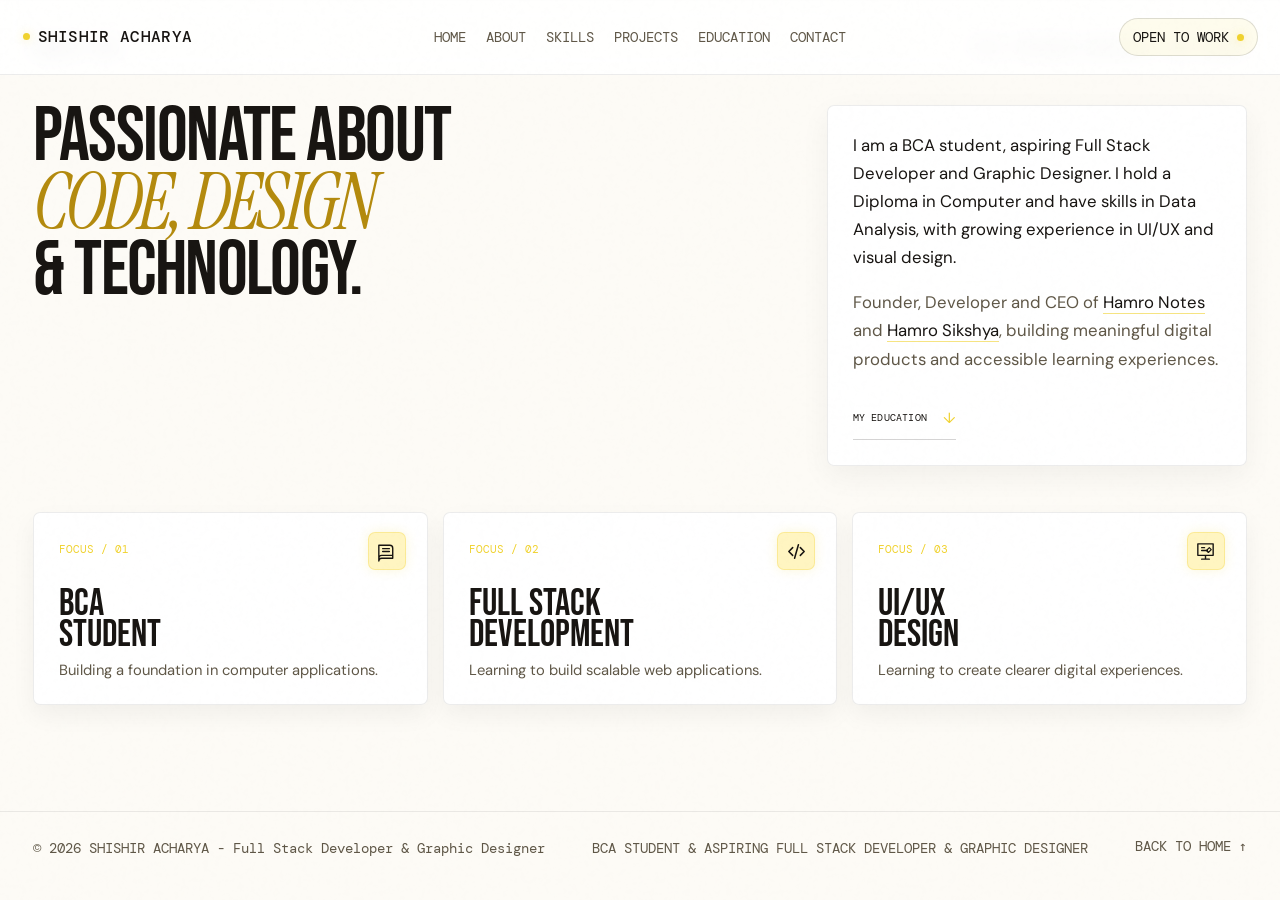
<file: about.html>
<!doctype html>
<html lang="en">
  <head>
    <meta charset="UTF-8" />
    <meta name="viewport" content="width=device-width, initial-scale=1.0" />
    <meta name="description" content="Learn about Shishir Acharya, a BCA student, aspiring full stack developer, designer, and founder of Hamro Notes and Hamro Sikshya." />
    <meta name="author" content="Shishir Acharya" />
    <link rel="canonical" href="https://www.acharyashishir.info.np/about.html" />
    <meta property="og:title" content="About | Shishir Acharya" />
    <meta property="og:description" content="About Shishir Acharya — BCA student, developer, and digital creator from Butwal, Nepal." />
    <meta property="og:url" content="https://www.acharyashishir.info.np/about.html" />
    <title>About | Shishir Acharya</title>
    <link rel="preconnect" href="https://fonts.googleapis.com" />
    <link rel="preconnect" href="https://fonts.gstatic.com" crossorigin />
    <link href="https://fonts.googleapis.com/css2?family=Bebas+Neue&family=DM+Mono:wght@400;500&family=DM+Sans:opsz,wght@9..40,400;9..40,500;9..40,600;9..40,700&family=Instrument+Serif:ital@0;1&display=swap" rel="stylesheet" />
    <link rel="stylesheet" href="styles.css" />
  </head>
  <body>
    <div class="page-noise" aria-hidden="true"></div>
    <div class="page-shell">
      <header class="site-header" id="home">
        <a class="wordmark" href="index.html" aria-label="Shishir Acharya home"><span class="wordmark-dot"></span>SHISHIR ACHARYA</a>
        <button class="mobile-menu-toggle" aria-label="Toggle navigation menu" aria-expanded="false">
          <span></span>
          <span></span>
          <span></span>
        </button>
        <nav class="main-nav" aria-label="Primary navigation">
          <a href="index.html">HOME</a>
          <a class="active" href="about.html">ABOUT</a>
          <a href="skills.html">SKILLS</a>
          <a href="projects.html">PROJECTS</a>
          <a href="education.html">EDUCATION</a>
          <a class="menu-only-link" href="journey.html">MY JOURNEY</a>
          <a href="contact.html">CONTACT</a>
        </nav>
        <a class="nav-contact" href="contact.html">OPEN TO WORK <span aria-hidden="true"></span></a>
      </header>

      <main>
        <h1 class="page-heading" style="display:none;">About Shishir Acharya</h1>
        <section class="about section" id="about" aria-labelledby="about-title">
          <div class="section-top reveal"><p>ABOUT ME</p><p>THE PERSON BEHIND THE WORK</p></div>
          <div class="about-layout">
            <h2 class="reveal" id="about-title">PASSIONATE ABOUT<br /><span class="serif-italic">CODE, DESIGN</span><br />&amp; TECHNOLOGY.</h2>
            <div class="about-content reveal delay-1">
              <p>I am a BCA student, aspiring Full Stack Developer and Graphic Designer. I hold a Diploma in Computer and have skills in Data Analysis, with growing experience in UI/UX and visual design.</p>
              <p>Founder, Developer and CEO of <a class="partner-link" href="https://play.google.com/store/apps/details?id=com.hamronotes.uninotes" target="_blank" rel="noopener noreferrer">Hamro Notes</a> and <a class="partner-link" href="https://hamrosikshya.com/" target="_blank" rel="noopener noreferrer">Hamro Sikshya</a>, building meaningful digital products and accessible learning experiences.</p>
              <a class="under-link" href="education.html">MY EDUCATION <span>↓</span></a>
            </div>
          </div>
          <div class="about-cards reveal delay-2">
            <article>
              <span>FOCUS / 01</span>
              <div class="focus-icon" aria-hidden="true"><svg viewBox="0 0 24 24" fill="none"><path d="M4 5.5h11.5a3 3 0 0 1 3 3V19H7a3 3 0 0 0-3 3V5.5Z M4 5.5V19a3 3 0 0 1 3-3h11.5 M8 9h7M8 12h7" stroke="currentColor" stroke-width="1.45" stroke-linecap="round" stroke-linejoin="round" /></svg></div>
              <strong>BCA<br />STUDENT</strong><p>Building a foundation in computer applications.</p>
            </article>
            <article>
              <span>FOCUS / 02</span>
              <div class="focus-icon" aria-hidden="true"><svg viewBox="0 0 24 24" fill="none"><path d="m8 8-4 4 4 4M16 8l4 4-4 4M14 5l-4 14" stroke="currentColor" stroke-width="1.6" stroke-linecap="round" stroke-linejoin="round" /></svg></div>
              <strong>FULL STACK<br />DEVELOPMENT</strong><p>Learning to build scalable web applications.</p>
            </article>
            <article>
              <span>FOCUS / 03</span>
              <div class="focus-icon" aria-hidden="true"><svg viewBox="0 0 24 24" fill="none"><path d="M4 4h16v12H4zM8 20h8M12 16v4M8 8h3M8 11h6" stroke="currentColor" stroke-width="1.45" stroke-linecap="round" stroke-linejoin="round" /><path d="m16 8 2 2-3 3-2-2 3-3Z" stroke="currentColor" stroke-width="1.25" stroke-linejoin="round" /></svg></div>
              <strong>UI/UX<br />DESIGN</strong><p>Learning to create clearer digital experiences.</p>
            </article>
          </div>
        </section>
      </main>

      <footer class="site-footer"><span>© <span id="year"></span> SHISHIR ACHARYA - Full Stack Developer &amp; Graphic Designer</span><span>BCA STUDENT &amp; ASPIRING FULL STACK DEVELOPER &amp; GRAPHIC DESIGNER</span><a href="index.html">BACK TO HOME ↑</a></footer>
    </div>
    <script src="script.js"></script>
  </body>
</html>
</file>
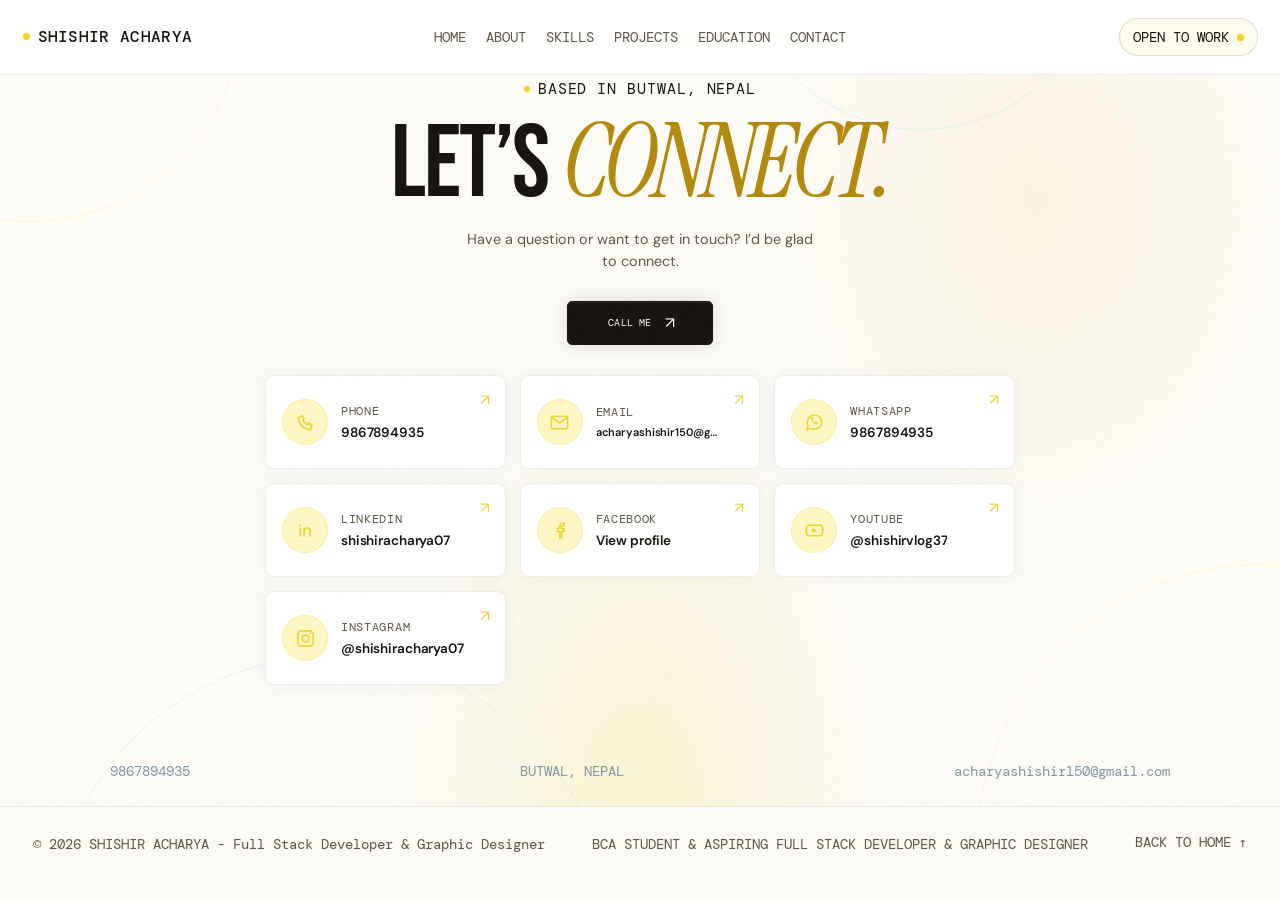
<file: contact.html>
<!doctype html>
<html lang="en">
  <head>
    <meta charset="UTF-8" />
    <meta name="viewport" content="width=device-width, initial-scale=1.0" />
    <meta name="description" content="Contact Shishir Acharya for collaboration, freelance work, web development, design, and digital product opportunities." />
    <meta name="author" content="Shishir Acharya" />
    <link rel="canonical" href="https://www.acharyashishir.info.np/contact.html" />
    <meta property="og:title" content="Contact | Shishir Acharya" />
    <meta property="og:description" content="Get in touch with Shishir Acharya for work, collaboration, and startup ideas." />
    <meta property="og:url" content="https://www.acharyashishir.info.np/contact.html" />
    <title>Contact | Shishir Acharya</title>
    <link rel="preconnect" href="https://fonts.googleapis.com" />
    <link rel="preconnect" href="https://fonts.gstatic.com" crossorigin />
    <link href="https://fonts.googleapis.com/css2?family=Bebas+Neue&family=DM+Mono:wght@400;500&family=DM+Sans:opsz,wght@9..40,400;9..40,500;9..40,600;9..40,700&family=Instrument+Serif:ital@0;1&display=swap" rel="stylesheet" />
    <link rel="stylesheet" href="styles.css" />
  </head>
  <body>
    <div class="page-noise" aria-hidden="true"></div>
    <div class="page-shell">
      <header class="site-header" id="home">
        <a class="wordmark" href="index.html" aria-label="Shishir Acharya home"><span class="wordmark-dot"></span>SHISHIR ACHARYA</a>
        <button class="mobile-menu-toggle" aria-label="Toggle navigation menu" aria-expanded="false">
          <span></span>
          <span></span>
          <span></span>
        </button>
        <nav class="main-nav" aria-label="Primary navigation">
          <a href="index.html">HOME</a>
          <a href="about.html">ABOUT</a>
          <a href="skills.html">SKILLS</a>
          <a href="projects.html">PROJECTS</a>
          <a href="education.html">EDUCATION</a>
          <a class="menu-only-link" href="journey.html">MY JOURNEY</a>
          <a class="active" href="contact.html">CONTACT</a>
        </nav>
        <a class="nav-contact" href="contact.html">OPEN TO WORK <span aria-hidden="true"></span></a>
      </header>

      <main>
        <h1 class="page-heading" style="display:none;">Contact</h1>
        <section class="contact" id="contact" aria-labelledby="contact-title">
          <div class="contact-orbit orbit-a" aria-hidden="true"></div><div class="contact-orbit orbit-b" aria-hidden="true"></div>
          <div class="contact-content reveal">
            <p class="eyebrow"><span></span> BASED IN BUTWAL, NEPAL</p>
            <h2 id="contact-title">LET’S <span class="serif-italic">CONNECT.</span></h2>
            <p>Have a question or want to get in touch? I’d be glad to connect.</p>
            <div class="contact-actions"><a class="pill-button" href="tel:+9779867894935">CALL ME <span>↗</span></a></div>
            <div class="contact-links" aria-label="Projects and social profiles">
              <a class="contact-link-card contact-link-card-phone" href="tel:+9779867894935"><span class="contact-link-icon" aria-hidden="true"><svg viewBox="0 0 24 24" fill="none"><path d="M8.4 4.5 10.6 8l-1.5 1.6c1 2 2.6 3.6 4.6 4.6l1.6-1.5 3.5 2.2-1.1 3.4c-.2.7-.9 1.2-1.7 1.1C9.7 18.8 5.2 14.3 4.5 8c-.1-.8.4-1.5 1.1-1.7l2.8-.8Z" stroke="currentColor" stroke-width="1.65" stroke-linecap="round" stroke-linejoin="round" /></svg></span><span class="contact-link-copy"><span class="contact-link-label">Phone</span><span class="contact-link-handle">9867894935</span></span><span class="contact-link-arrow" aria-hidden="true">↗</span></a>
              <a class="contact-link-card contact-link-card-email" href="mailto:acharyashishir150@gmail.com"><span class="contact-link-icon" aria-hidden="true"><svg viewBox="0 0 24 24" fill="none"><rect x="3.5" y="5.5" width="17" height="13" rx="2" stroke="currentColor" stroke-width="1.7" /><path d="m4.5 7 7.5 5.6L19.5 7" stroke="currentColor" stroke-width="1.7" stroke-linecap="round" stroke-linejoin="round" /></svg></span><span class="contact-link-copy"><span class="contact-link-label">Email</span><span class="contact-link-handle">acharyashishir150@gmail.com</span></span><span class="contact-link-arrow" aria-hidden="true">↗</span></a>
              <a class="contact-link-card contact-link-card-whatsapp" href="https://wa.me/977986789435" target="_blank" rel="noopener noreferrer"><span class="contact-link-icon" aria-hidden="true"><svg viewBox="0 0 24 24" fill="none"><path d="M19.5 11.4a7.5 7.5 0 0 1-10.9 6.7L4 19.5l1.4-4.3a7.5 7.5 0 1 1 14.1-3.8Z" stroke="currentColor" stroke-width="1.65" stroke-linecap="round" stroke-linejoin="round" /><path d="M9.2 8.4c.2 1.9 1.6 3.3 3.5 3.5l.9-1 1.5.8c.2.1.3.4.2.6l-.2.7c-.1.3-.4.5-.7.5-3.3-.2-5.9-2.8-6.1-6.1 0-.3.2-.6.5-.7l.7-.2c.2-.1.5 0 .6.2l.8 1.5-1 .9Z" fill="currentColor" stroke="currentColor" stroke-width=".4" stroke-linejoin="round" /></svg></span><span class="contact-link-copy"><span class="contact-link-label">WhatsApp</span><span class="contact-link-handle">9867894935</span></span><span class="contact-link-arrow" aria-hidden="true">↗</span></a>
              <a class="contact-link-card contact-link-card-linkedin" href="https://www.linkedin.com/in/shishiracharya07/" target="_blank" rel="me noopener noreferrer" aria-label="Shishir Acharya on LinkedIn"><span class="contact-link-icon" aria-hidden="true"><svg viewBox="0 0 24 24" fill="none"><path d="M6.5 9.5v8M6.5 6.4v.1M10.5 17.5v-4.6c0-1.9 1-3.4 3.1-3.4 2.1 0 3.1 1.5 3.1 3.4v4.6M10.5 10v7.5" stroke="currentColor" stroke-width="1.8" stroke-linecap="round" stroke-linejoin="round" /></svg></span><span class="contact-link-copy"><span class="contact-link-label">LinkedIn</span><span class="contact-link-handle">shishiracharya07</span></span><span class="contact-link-arrow" aria-hidden="true">↗</span></a>
              <a class="contact-link-card contact-link-card-facebook" href="https://www.facebook.com/share/14kjRkeFQp3/" target="_blank" rel="me noopener noreferrer"><span class="contact-link-icon" aria-hidden="true"><svg viewBox="0 0 24 24" fill="none"><path d="M14.2 20v-7h2.4l.4-2.8h-2.8V8.4c0-.8.2-1.4 1.4-1.4h1.5V4.5c-.3 0-.9-.1-1.8-.1-1.8 0-3 1.1-3 3.2v1.8H10V13h2.3v7" stroke="currentColor" stroke-width="1.7" stroke-linecap="round" stroke-linejoin="round" /></svg></span><span class="contact-link-copy"><span class="contact-link-label">Facebook</span><span class="contact-link-handle">View profile</span></span><span class="contact-link-arrow" aria-hidden="true">↗</span></a>
              <a class="contact-link-card contact-link-card-youtube" href="https://www.youtube.com/@shishirvlog37" target="_blank" rel="me noopener noreferrer"><span class="contact-link-icon" aria-hidden="true"><svg viewBox="0 0 24 24" fill="none"><rect x="3.5" y="6.5" width="17" height="11" rx="3" stroke="currentColor" stroke-width="1.7" /><path d="m10 10 4 2-4 2v-4Z" fill="currentColor" stroke="currentColor" stroke-linejoin="round" /></svg></span><span class="contact-link-copy"><span class="contact-link-label">YouTube</span><span class="contact-link-handle">@shishirvlog37</span></span><span class="contact-link-arrow" aria-hidden="true">↗</span></a>
              <a class="contact-link-card contact-link-card-instagram" href="https://www.instagram.com/shishiracharya07?igsh=MTlyZnd5NGNwbGZkcw==" target="_blank" rel="me noopener noreferrer"><span class="contact-link-icon" aria-hidden="true"><svg viewBox="0 0 24 24" fill="none"><rect x="4" y="4" width="16" height="16" rx="4" stroke="currentColor" stroke-width="1.7" /><circle cx="12" cy="12" r="3.5" stroke="currentColor" stroke-width="1.7" /><circle cx="17.2" cy="6.9" r=".8" fill="currentColor" /></svg></span><span class="contact-link-copy"><span class="contact-link-label">Instagram</span><span class="contact-link-handle">@shishiracharya07</span></span><span class="contact-link-arrow" aria-hidden="true">↗</span></a>
            </div>
          </div>
          <div class="contact-details"><a href="tel:+9779867894935">9867894935</a><span>BUTWAL, NEPAL</span><a href="mailto:acharyashishir150@gmail.com">acharyashishir150@gmail.com</a></div>
        </section>
      </main>

      <footer class="site-footer"><span>© <span id="year"></span> SHISHIR ACHARYA - Full Stack Developer &amp; Graphic Designer</span><span>BCA STUDENT &amp; ASPIRING FULL STACK DEVELOPER &amp; GRAPHIC DESIGNER</span><a href="index.html">BACK TO HOME ↑</a></footer>
    </div>
    <script src="script.js"></script>
  </body>
</html>
</file>
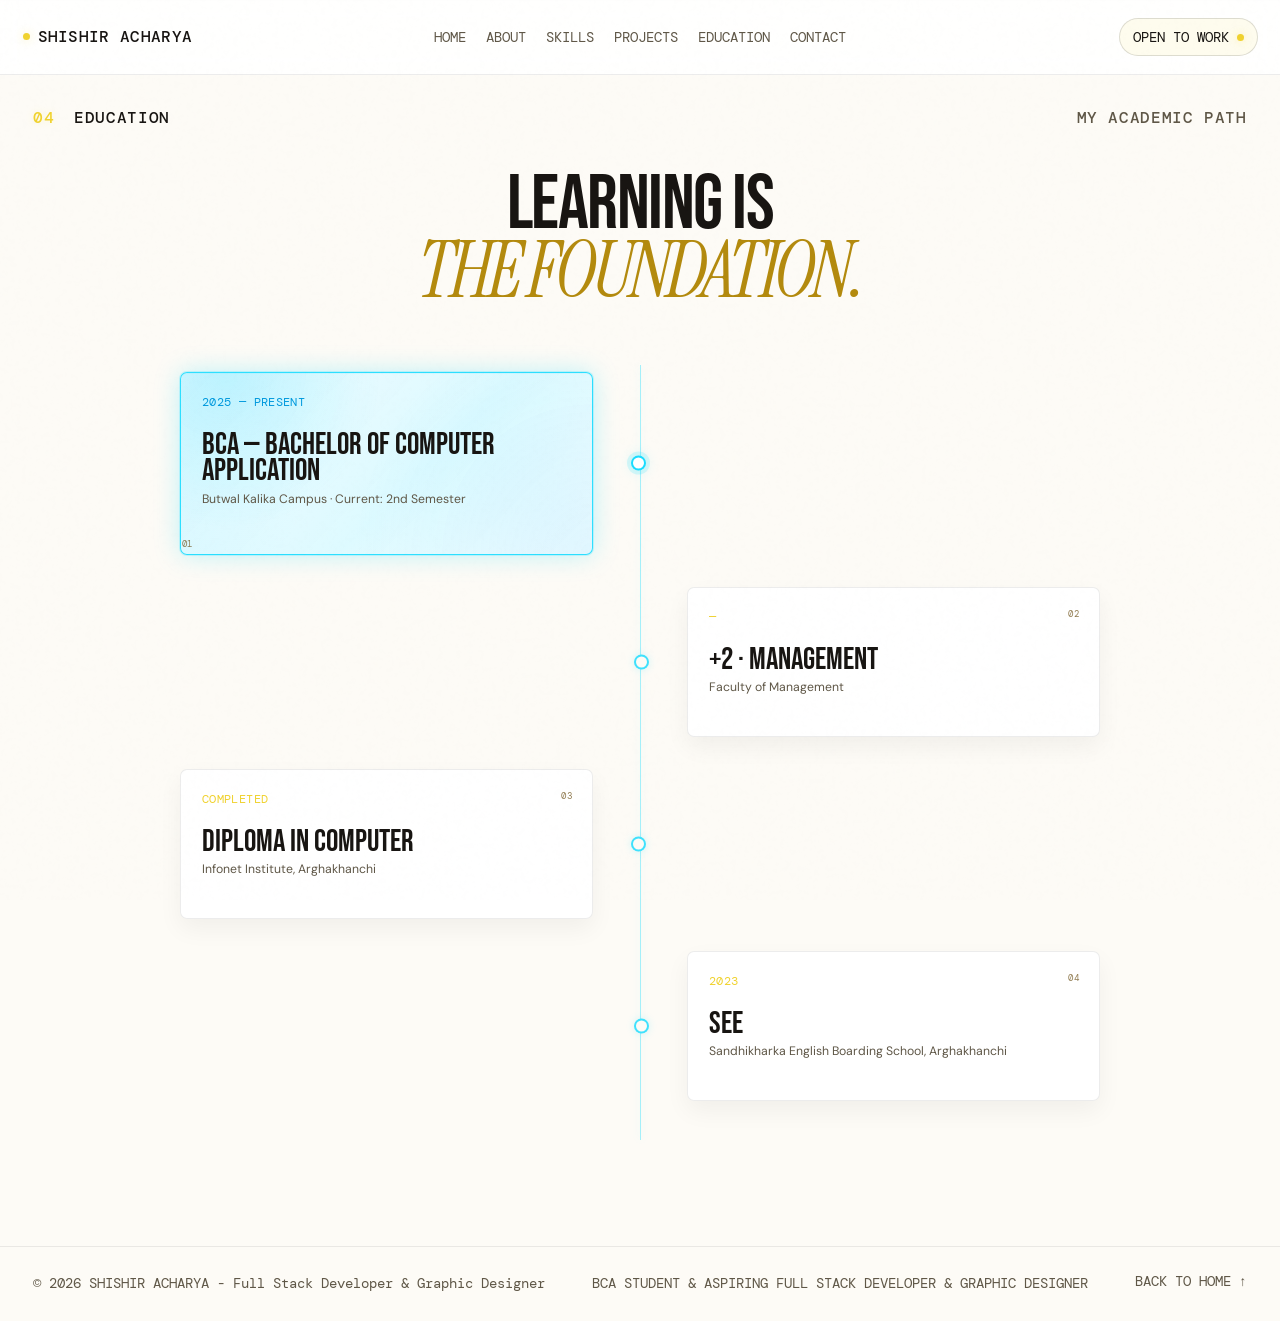
<file: education.html>
<!doctype html>
<html lang="en">
  <head>
    <meta charset="UTF-8" />
    <meta name="viewport" content="width=device-width, initial-scale=1.0" />
    <meta name="description" content="Explore the education journey of Shishir Acharya, including BCA studies, management education, and computer diploma training." />
    <meta name="author" content="Shishir Acharya" />
    <link rel="canonical" href="https://www.acharyashishir.info.np/education.html" />
    <meta property="og:title" content="Education | Shishir Acharya" />
    <meta property="og:description" content="Shishir Acharya's academic journey and educational background from Butwal, Nepal." />
    <meta property="og:url" content="https://www.acharyashishir.info.np/education.html" />
    <title>Education | Shishir Acharya</title>
    <link rel="preconnect" href="https://fonts.googleapis.com" />
    <link rel="preconnect" href="https://fonts.gstatic.com" crossorigin />
    <link href="https://fonts.googleapis.com/css2?family=Bebas+Neue&family=DM+Mono:wght@400;500&family=DM+Sans:opsz,wght@9..40,400;9..40,500;9..40,600;9..40,700&family=Instrument+Serif:ital@0;1&display=swap" rel="stylesheet" />
    <link rel="stylesheet" href="styles.css" />
  </head>
  <body>
    <div class="page-noise" aria-hidden="true"></div>
    <div class="page-shell">
      <header class="site-header" id="home">
        <a class="wordmark" href="index.html" aria-label="Shishir Acharya home"><span class="wordmark-dot"></span>SHISHIR ACHARYA</a>
        <button class="mobile-menu-toggle" aria-label="Toggle navigation menu" aria-expanded="false">
          <span></span>
          <span></span>
          <span></span>
        </button>
        <nav class="main-nav" aria-label="Primary navigation">
          <a href="index.html">HOME</a>
          <a href="about.html">ABOUT</a>
          <a href="skills.html">SKILLS</a>
          <a href="projects.html">PROJECTS</a>
          <a class="active" href="education.html">EDUCATION</a>
          <a class="menu-only-link" href="journey.html">MY JOURNEY</a>
          <a href="contact.html">CONTACT</a>
        </nav>
        <a class="nav-contact" href="contact.html">OPEN TO WORK <span aria-hidden="true"></span></a>
      </header>

      <main>
        <h1 class="page-heading" style="display:none;">Education</h1>
        <section class="education section" id="education" aria-labelledby="education-title">
          <div class="section-top reveal"><p><span>04</span> EDUCATION</p><p>MY ACADEMIC PATH</p></div>
          <div class="education-heading reveal"><h2 id="education-title">LEARNING IS<br /><span class="serif-italic">THE FOUNDATION.</span></h2></div>
          <div class="education-list">
            <article class="education-item current reveal"><div class="education-date">2025 — PRESENT</div><div><h3>BCA — Bachelor of Computer Application</h3><p>Butwal Kalika Campus · Current: 2nd Semester</p></div><span>01</span></article>
            <article class="education-item reveal delay-1"><div class="education-date">—</div><div><h3>+2 · Management</h3><p>Faculty of Management</p></div><span>02</span></article>
            <article class="education-item reveal delay-2"><div class="education-date">COMPLETED</div><div><h3>Diploma in Computer</h3><p>Infonet Institute, Arghakhanchi</p></div><span>03</span></article>
            <article class="education-item reveal"><div class="education-date">2023</div><div><h3>SEE</h3><p>Sandhikharka English Boarding School, Arghakhanchi</p></div><span>04</span></article>
          </div>
        </section>
      </main>

      <footer class="site-footer"><span>© <span id="year"></span> SHISHIR ACHARYA - Full Stack Developer &amp; Graphic Designer</span><span>BCA STUDENT &amp; ASPIRING FULL STACK DEVELOPER &amp; GRAPHIC DESIGNER</span><a href="index.html">BACK TO HOME ↑</a></footer>
    </div>
    <script src="script.js"></script>
  </body>
</html>
</file>
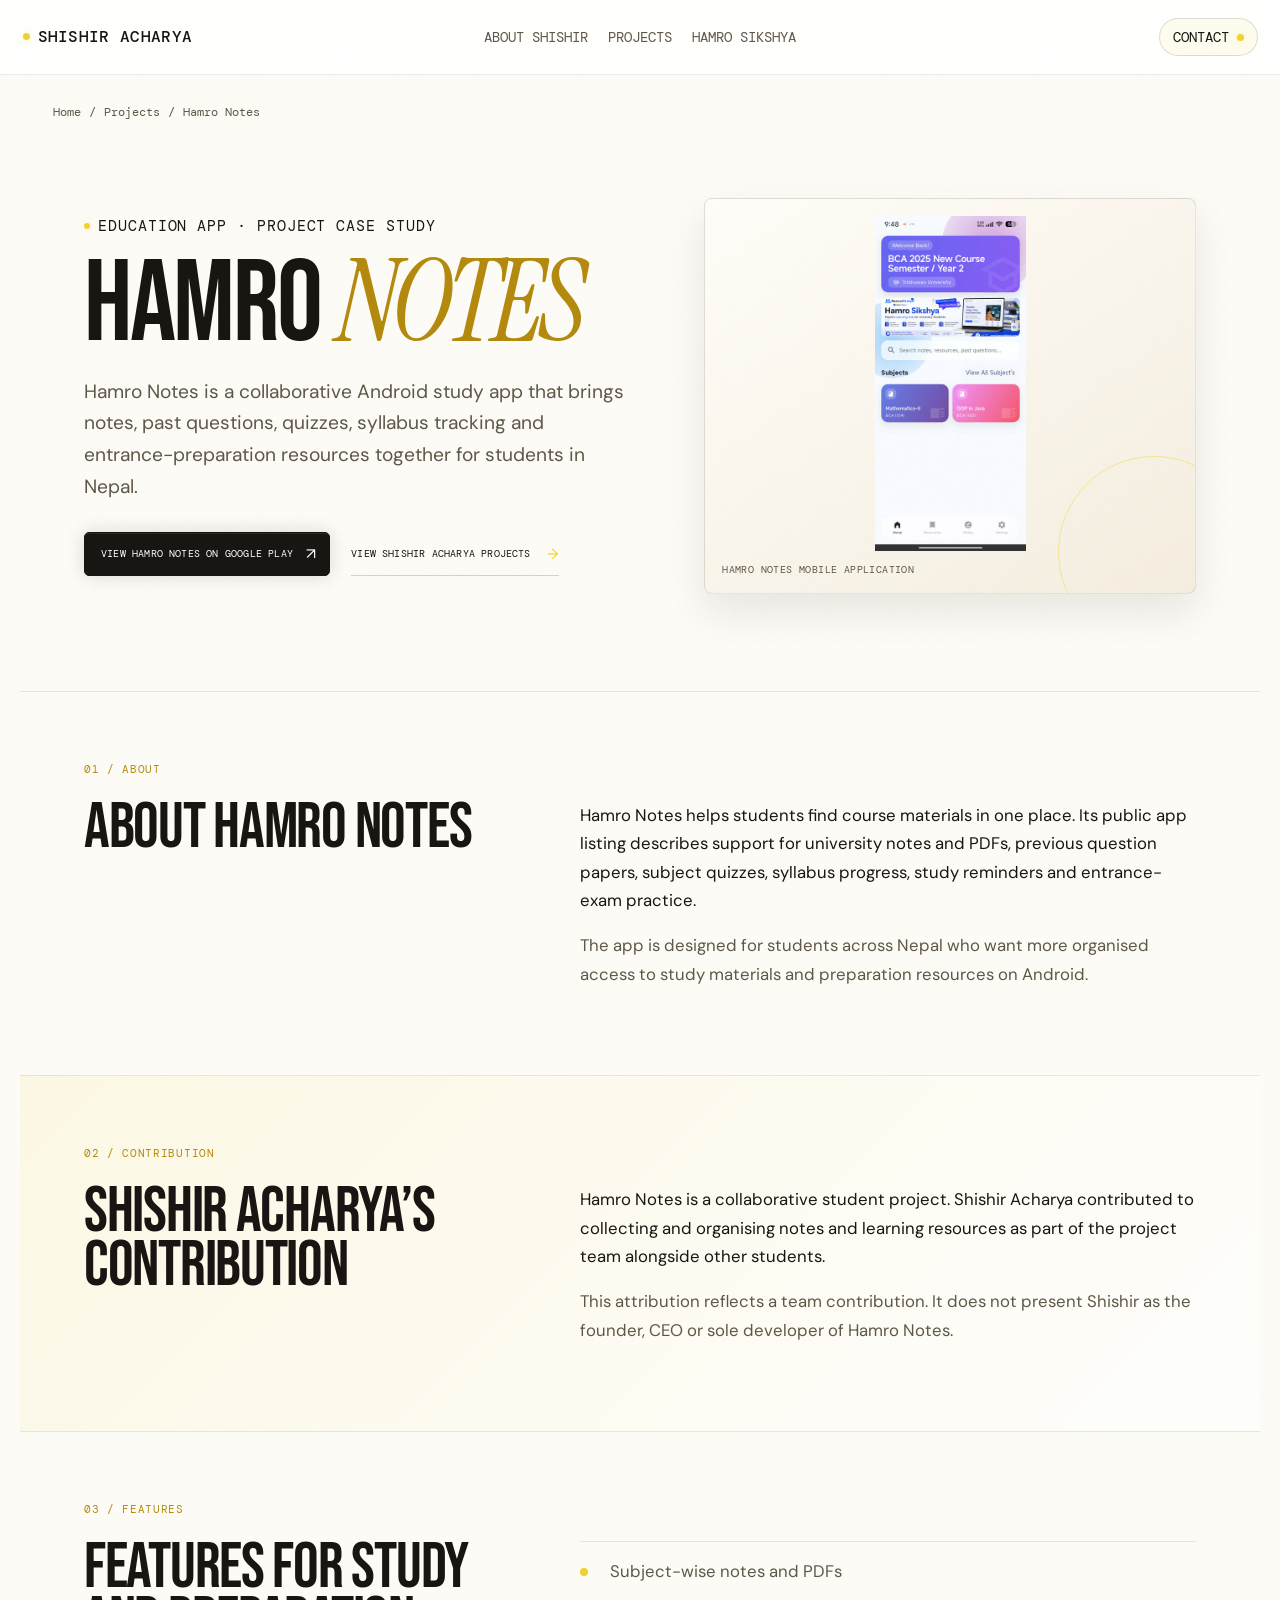
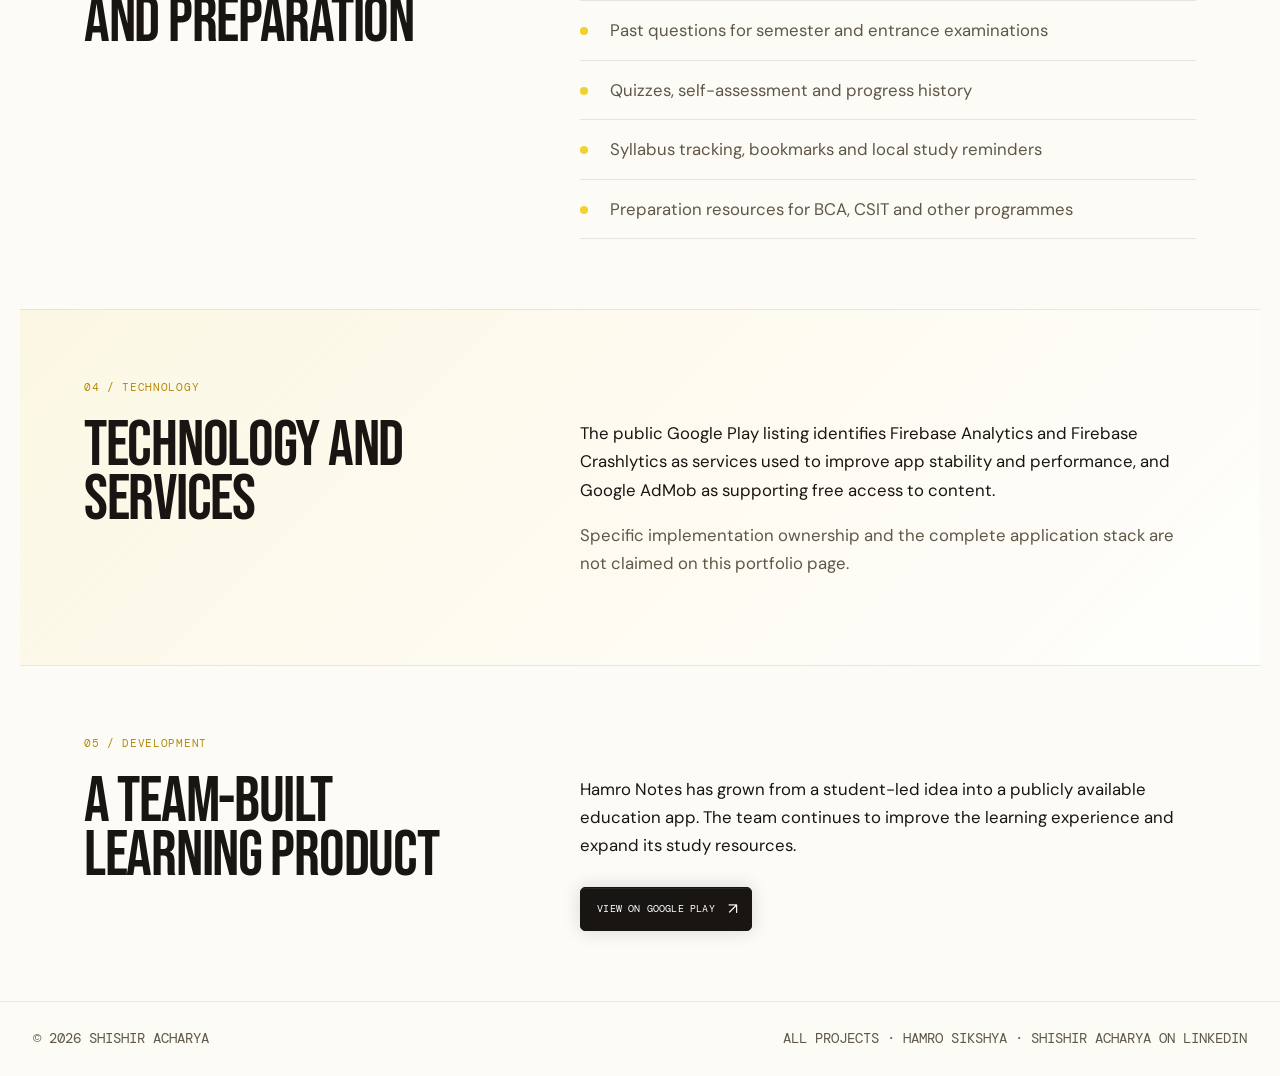
<file: hamro-notes.html>
<!doctype html>
<html lang="en">
  <head>
    <meta charset="UTF-8" />
    <meta name="viewport" content="width=device-width, initial-scale=1.0" />
    <meta name="description" content="Hamro Notes is a collaborative education app for notes, past questions, quizzes and entrance preparation. Learn about Shishir Acharya's verified project-team contribution." />
    <meta name="robots" content="index, follow, max-image-preview:large, max-snippet:-1" />
    <link rel="canonical" href="https://www.acharyashishir.info.np/hamro-notes.html" />
    <meta property="og:type" content="website" />
    <meta property="og:site_name" content="Shishir Acharya" />
    <meta property="og:title" content="Hamro Notes | Shishir Acharya Project Contribution" />
    <meta property="og:description" content="A collaborative education app for notes, past questions, quizzes and entrance preparation." />
    <meta property="og:url" content="https://www.acharyashishir.info.np/hamro-notes.html" />
    <meta property="og:image" content="https://www.acharyashishir.info.np/hamro%20Notes.jpg" />
    <meta property="og:image:alt" content="Hamro Notes mobile application screen" />
    <meta name="twitter:card" content="summary_large_image" />
    <meta name="twitter:title" content="Hamro Notes | Shishir Acharya Project Contribution" />
    <meta name="twitter:description" content="A collaborative education app for notes, past questions, quizzes and entrance preparation." />
    <meta name="twitter:image" content="https://www.acharyashishir.info.np/hamro%20Notes.jpg" />
    <title>Hamro Notes | Shishir Acharya Project Contribution</title>
    <script type="application/ld+json">
      {
        "@context": "https://schema.org",
        "@graph": [
          {
            "@type": "BreadcrumbList",
            "@id": "https://www.acharyashishir.info.np/hamro-notes.html#breadcrumb",
            "itemListElement": [
              { "@type": "ListItem", "position": 1, "name": "Shishir Acharya Portfolio", "item": "https://www.acharyashishir.info.np/" },
              { "@type": "ListItem", "position": 2, "name": "Projects", "item": "https://www.acharyashishir.info.np/#projects" },
              { "@type": "ListItem", "position": 3, "name": "Hamro Notes", "item": "https://www.acharyashishir.info.np/hamro-notes.html" }
            ]
          },
          {
            "@type": "WebPage",
            "@id": "https://www.acharyashishir.info.np/hamro-notes.html#webpage",
            "url": "https://www.acharyashishir.info.np/hamro-notes.html",
            "name": "Hamro Notes | Shishir Acharya Project Contribution",
            "description": "A case study of Shishir Acharya's contribution to the collaborative Hamro Notes education-app team.",
            "breadcrumb": { "@id": "https://www.acharyashishir.info.np/hamro-notes.html#breadcrumb" },
            "mainEntity": { "@id": "https://www.acharyashishir.info.np/hamro-notes.html#software" },
            "isPartOf": { "@id": "https://www.acharyashishir.info.np/#website" }
          },
          {
            "@type": "SoftwareApplication",
            "@id": "https://www.acharyashishir.info.np/hamro-notes.html#software",
            "name": "Hamro Notes - Notes & Entrance",
            "description": "An Android education app that provides notes, past questions, quizzes, syllabus tracking and entrance-preparation resources for university students in Nepal.",
            "applicationCategory": "EducationalApplication",
            "operatingSystem": "Android",
            "downloadUrl": "https://play.google.com/store/apps/details?id=com.hamronotes.uninotes",
            "image": "https://www.acharyashishir.info.np/hamro%20Notes.jpg",
            "featureList": "Notes and PDFs, past questions, quizzes, syllabus tracking, entrance preparation, bookmarks and study reminders.",
            "contributor": { "@id": "https://www.acharyashishir.info.np/#shishir-acharya" },
            "sameAs": "https://play.google.com/store/apps/details?id=com.hamronotes.uninotes"
          },
          {
            "@type": "Person",
            "@id": "https://www.acharyashishir.info.np/#shishir-acharya",
            "name": "Shishir Acharya",
            "url": "https://www.acharyashishir.info.np/"
          }
        ]
      }
    </script>
    <link rel="preconnect" href="https://fonts.googleapis.com" />
    <link rel="preconnect" href="https://fonts.gstatic.com" crossorigin />
    <link href="https://fonts.googleapis.com/css2?family=Bebas+Neue&family=DM+Mono:wght@400;500&family=DM+Sans:opsz,wght@9..40,400;9..40,500;9..40,600;9..40,700&family=Instrument+Serif:ital@0;1&display=swap" rel="stylesheet" />
    <link rel="stylesheet" href="styles.css" />
  </head>
  <body class="project-page-body">
    <a class="skip-link" href="#main">Skip to content</a>
    <div class="page-noise" aria-hidden="true"></div>
    <div class="page-shell">
      <header class="site-header project-page-header">
        <a class="wordmark" href="index.html" aria-label="Shishir Acharya home"><span class="wordmark-dot"></span>SHISHIR ACHARYA</a>
        <nav class="main-nav project-page-nav" aria-label="Project navigation">
          <a href="index.html#about">ABOUT SHISHIR</a>
          <a href="index.html#projects">PROJECTS</a>
          <a href="hamro-sikshya.html">HAMRO SIKSHYA</a>
        </nav>
        <a class="nav-contact" href="index.html#contact">CONTACT <span aria-hidden="true"></span></a>
      </header>

      <main id="main" class="project-page">
        <nav class="breadcrumbs" aria-label="Breadcrumb">
          <a href="index.html">Home</a><span aria-hidden="true">/</span><a href="index.html#projects">Projects</a><span aria-hidden="true">/</span><span aria-current="page">Hamro Notes</span>
        </nav>
        <section class="project-page-hero" aria-labelledby="project-title">
          <div>
            <p class="eyebrow"><span></span> EDUCATION APP · PROJECT CASE STUDY</p>
            <h1 id="project-title">HAMRO <span class="serif-italic">NOTES</span></h1>
            <p class="project-page-lede">Hamro Notes is a collaborative Android study app that brings notes, past questions, quizzes, syllabus tracking and entrance-preparation resources together for students in Nepal.</p>
            <div class="hero-actions">
              <a class="pill-button" href="https://play.google.com/store/apps/details?id=com.hamronotes.uninotes" target="_blank" rel="noopener noreferrer">VIEW HAMRO NOTES ON GOOGLE PLAY <span aria-hidden="true">↗</span></a>
              <a class="under-link" href="index.html#projects">VIEW SHISHIR ACHARYA PROJECTS <span aria-hidden="true">→</span></a>
            </div>
          </div>
          <figure class="project-page-image">
            <img src="hamro Notes.jpg" alt="Hamro Notes mobile app home screen" decoding="async" />
            <figcaption>Hamro Notes mobile application</figcaption>
          </figure>
        </section>

        <section class="project-content-section" aria-labelledby="about-project-title">
          <p class="section-kicker">01 / ABOUT</p>
          <div class="project-content-grid">
            <h2 id="about-project-title">About Hamro Notes</h2>
            <div>
              <p>Hamro Notes helps students find course materials in one place. Its public app listing describes support for university notes and PDFs, previous question papers, subject quizzes, syllabus progress, study reminders and entrance-exam practice.</p>
              <p>The app is designed for students across Nepal who want more organised access to study materials and preparation resources on Android.</p>
            </div>
          </div>
        </section>

        <section class="project-content-section project-content-tint" aria-labelledby="contribution-title">
          <p class="section-kicker">02 / CONTRIBUTION</p>
          <div class="project-content-grid">
            <h2 id="contribution-title">Shishir Acharya’s contribution</h2>
            <div>
              <p>Hamro Notes is a collaborative student project. Shishir Acharya contributed to collecting and organising notes and learning resources as part of the project team alongside other students.</p>
              <p>This attribution reflects a team contribution. It does not present Shishir as the founder, CEO or sole developer of Hamro Notes.</p>
            </div>
          </div>
        </section>

        <section class="project-content-section" aria-labelledby="features-title">
          <p class="section-kicker">03 / FEATURES</p>
          <div class="project-content-grid">
            <h2 id="features-title">Features for study and preparation</h2>
            <ul class="project-feature-list">
              <li>Subject-wise notes and PDFs</li>
              <li>Past questions for semester and entrance examinations</li>
              <li>Quizzes, self-assessment and progress history</li>
              <li>Syllabus tracking, bookmarks and local study reminders</li>
              <li>Preparation resources for BCA, CSIT and other programmes</li>
            </ul>
          </div>
        </section>

        <section class="project-content-section project-content-tint" aria-labelledby="technology-title">
          <p class="section-kicker">04 / TECHNOLOGY</p>
          <div class="project-content-grid">
            <h2 id="technology-title">Technology and services</h2>
            <div>
              <p>The public Google Play listing identifies Firebase Analytics and Firebase Crashlytics as services used to improve app stability and performance, and Google AdMob as supporting free access to content.</p>
              <p>Specific implementation ownership and the complete application stack are not claimed on this portfolio page.</p>
            </div>
          </div>
        </section>

        <section class="project-content-section" aria-labelledby="development-title">
          <p class="section-kicker">05 / DEVELOPMENT</p>
          <div class="project-content-grid">
            <h2 id="development-title">A team-built learning product</h2>
            <div>
              <p>Hamro Notes has grown from a student-led idea into a publicly available education app. The team continues to improve the learning experience and expand its study resources.</p>
              <a class="pill-button" href="https://play.google.com/store/apps/details?id=com.hamronotes.uninotes" target="_blank" rel="noopener noreferrer">VIEW ON GOOGLE PLAY <span aria-hidden="true">↗</span></a>
            </div>
          </div>
        </section>
      </main>

      <footer class="site-footer project-page-footer"><span>© <span id="year"></span> SHISHIR ACHARYA</span><span><a href="index.html#projects">ALL PROJECTS</a> · <a href="hamro-sikshya.html">HAMRO SIKSHYA</a> · <a href="https://www.linkedin.com/in/shishiracharya07/" target="_blank" rel="me noopener noreferrer">SHISHIR ACHARYA ON LINKEDIN</a></span></footer>
    </div>
    <script src="script.js"></script>
  </body>
</html>
</file>
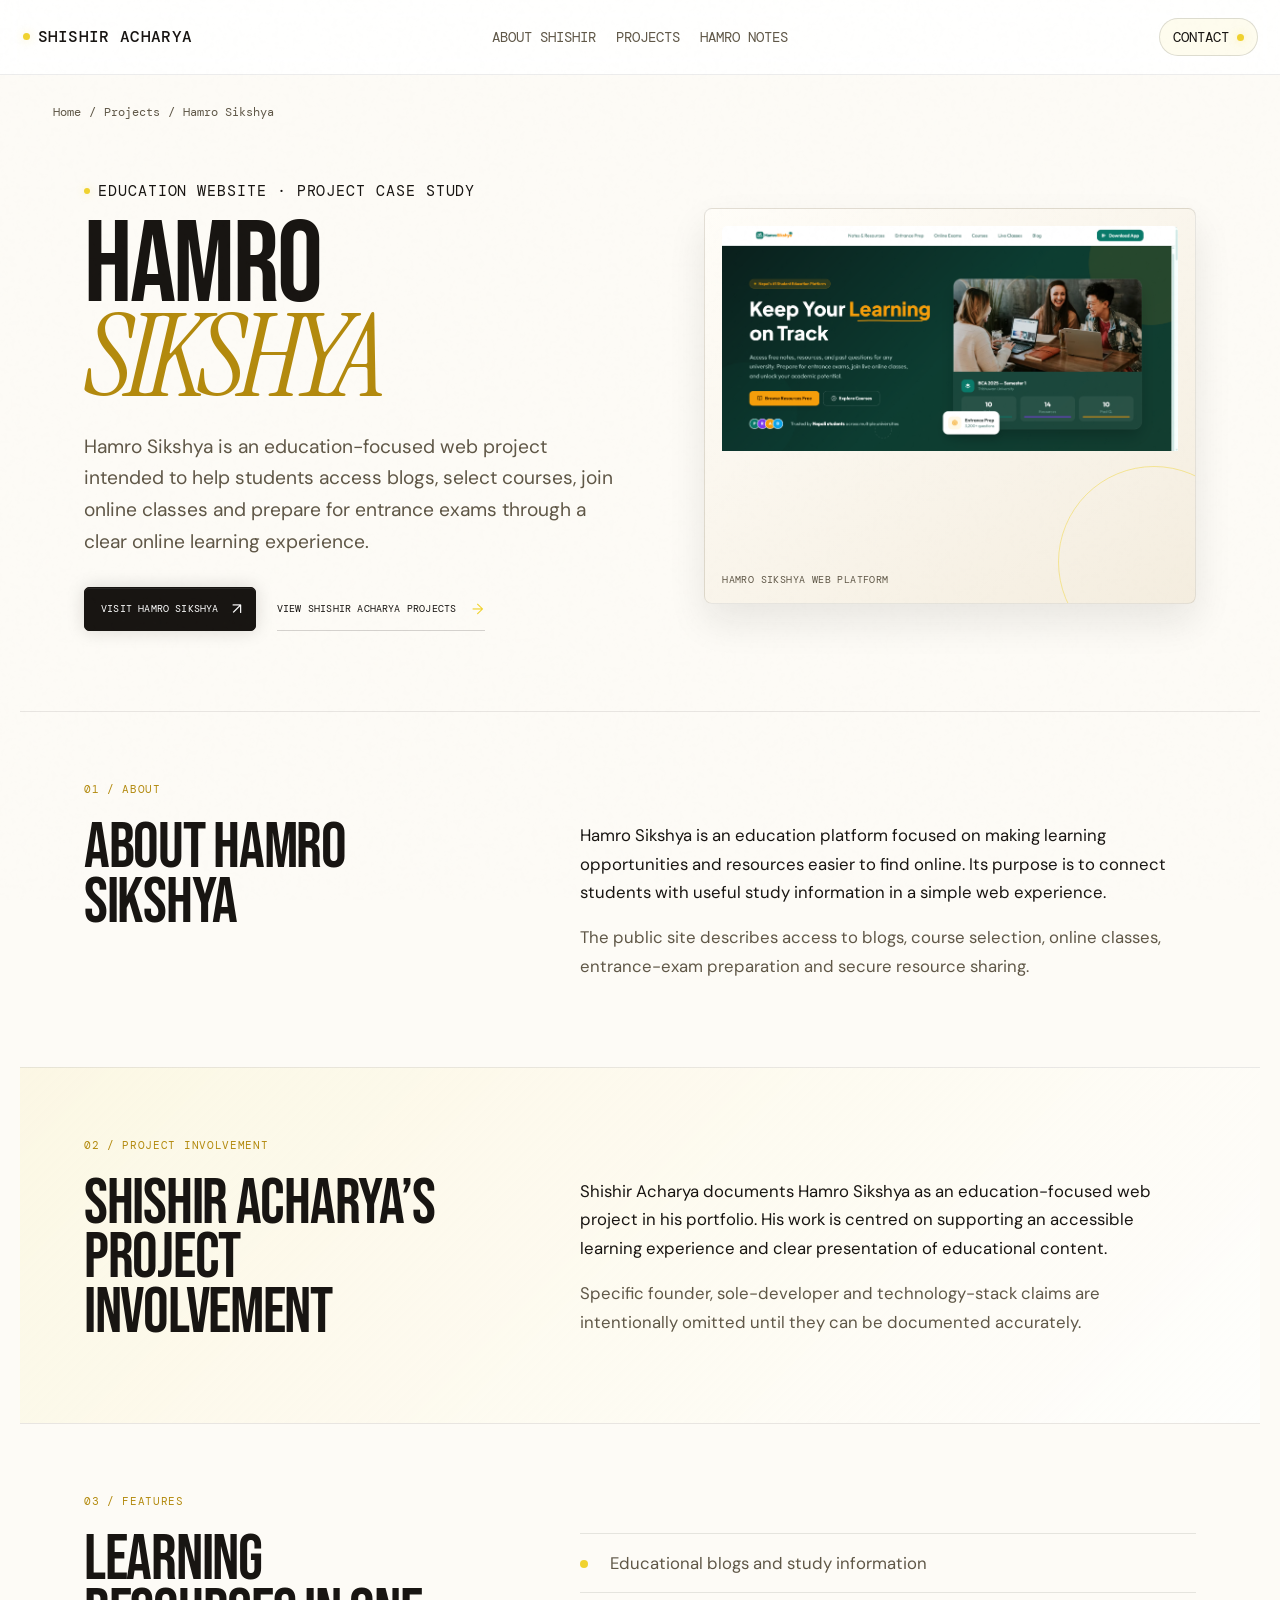
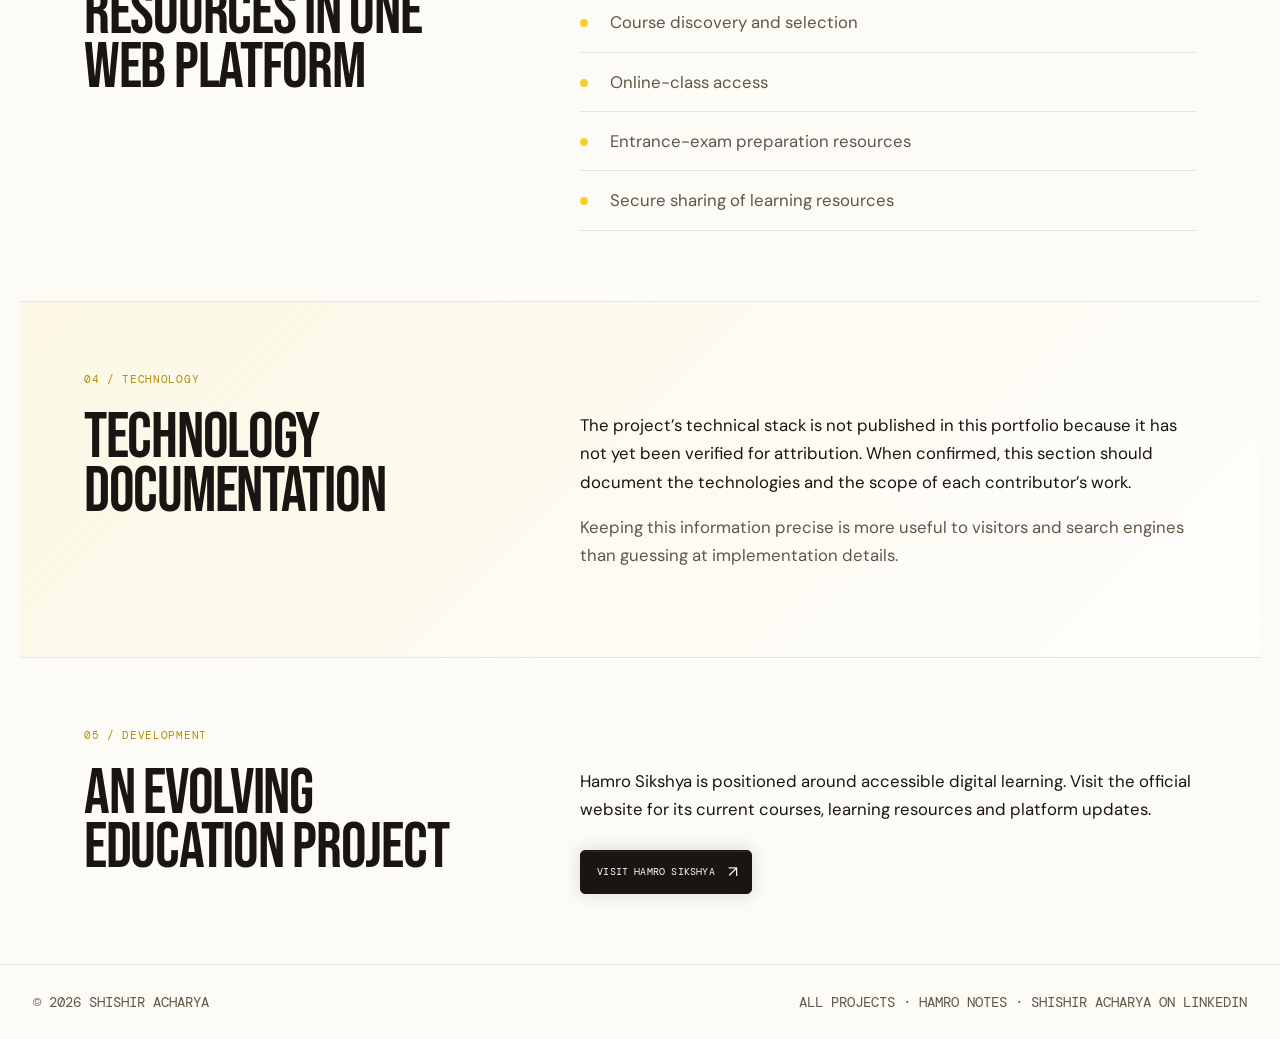
<file: hamro-sikshya.html>
<!doctype html>
<html lang="en">
  <head>
    <meta charset="UTF-8" />
    <meta name="viewport" content="width=device-width, initial-scale=1.0" />
    <meta name="description" content="Hamro Sikshya is an education-focused web project in Shishir Acharya's portfolio, created to help students access blogs, courses, online classes and entrance-preparation resources." />
    <meta name="robots" content="index, follow, max-image-preview:large, max-snippet:-1" />
    <link rel="canonical" href="https://www.acharyashishir.info.np/hamro-sikshya.html" />
    <meta property="og:type" content="website" />
    <meta property="og:site_name" content="Shishir Acharya" />
    <meta property="og:title" content="Hamro Sikshya | Shishir Acharya Project" />
    <meta property="og:description" content="An education-focused web project for blogs, courses, online classes and entrance preparation." />
    <meta property="og:url" content="https://www.acharyashishir.info.np/hamro-sikshya.html" />
    <meta property="og:image" content="https://www.acharyashishir.info.np/Hamro%20sikshya.png" />
    <meta property="og:image:alt" content="Hamro Sikshya education website home page" />
    <meta name="twitter:card" content="summary_large_image" />
    <meta name="twitter:title" content="Hamro Sikshya | Shishir Acharya Project" />
    <meta name="twitter:description" content="An education-focused web project for blogs, courses, online classes and entrance preparation." />
    <meta name="twitter:image" content="https://www.acharyashishir.info.np/Hamro%20sikshya.png" />
    <title>Hamro Sikshya | Shishir Acharya Project</title>
    <script type="application/ld+json">
      {
        "@context": "https://schema.org",
        "@graph": [
          {
            "@type": "BreadcrumbList",
            "@id": "https://www.acharyashishir.info.np/hamro-sikshya.html#breadcrumb",
            "itemListElement": [
              { "@type": "ListItem", "position": 1, "name": "Shishir Acharya Portfolio", "item": "https://www.acharyashishir.info.np/" },
              { "@type": "ListItem", "position": 2, "name": "Projects", "item": "https://www.acharyashishir.info.np/#projects" },
              { "@type": "ListItem", "position": 3, "name": "Hamro Sikshya", "item": "https://www.acharyashishir.info.np/hamro-sikshya.html" }
            ]
          },
          {
            "@type": "WebPage",
            "@id": "https://www.acharyashishir.info.np/hamro-sikshya.html#webpage",
            "url": "https://www.acharyashishir.info.np/hamro-sikshya.html",
            "name": "Hamro Sikshya | Shishir Acharya Project",
            "description": "A project page for Hamro Sikshya, an education-focused web platform documented in Shishir Acharya's portfolio.",
            "breadcrumb": { "@id": "https://www.acharyashishir.info.np/hamro-sikshya.html#breadcrumb" },
            "mainEntity": { "@id": "https://www.acharyashishir.info.np/hamro-sikshya.html#website" },
            "isPartOf": { "@id": "https://www.acharyashishir.info.np/#website" }
          },
          {
            "@type": "WebSite",
            "@id": "https://www.acharyashishir.info.np/hamro-sikshya.html#website",
            "name": "Hamro Sikshya",
            "url": "https://hamrosikshya.com/",
            "description": "An education-focused platform for blogs, course selection, online classes, entrance preparation and secure resource sharing.",
            "inLanguage": "en",
            "contributor": { "@id": "https://www.acharyashishir.info.np/#shishir-acharya" }
          },
          {
            "@type": "Person",
            "@id": "https://www.acharyashishir.info.np/#shishir-acharya",
            "name": "Shishir Acharya",
            "url": "https://www.acharyashishir.info.np/"
          }
        ]
      }
    </script>
    <link rel="preconnect" href="https://fonts.googleapis.com" />
    <link rel="preconnect" href="https://fonts.gstatic.com" crossorigin />
    <link href="https://fonts.googleapis.com/css2?family=Bebas+Neue&family=DM+Mono:wght@400;500&family=DM+Sans:opsz,wght@9..40,400;9..40,500;9..40,600;9..40,700&family=Instrument+Serif:ital@0;1&display=swap" rel="stylesheet" />
    <link rel="stylesheet" href="styles.css" />
  </head>
  <body class="project-page-body">
    <a class="skip-link" href="#main">Skip to content</a>
    <div class="page-noise" aria-hidden="true"></div>
    <div class="page-shell">
      <header class="site-header project-page-header">
        <a class="wordmark" href="index.html" aria-label="Shishir Acharya home"><span class="wordmark-dot"></span>SHISHIR ACHARYA</a>
        <nav class="main-nav project-page-nav" aria-label="Project navigation">
          <a href="index.html#about">ABOUT SHISHIR</a>
          <a href="index.html#projects">PROJECTS</a>
          <a href="hamro-notes.html">HAMRO NOTES</a>
        </nav>
        <a class="nav-contact" href="index.html#contact">CONTACT <span aria-hidden="true"></span></a>
      </header>

      <main id="main" class="project-page">
        <nav class="breadcrumbs" aria-label="Breadcrumb">
          <a href="index.html">Home</a><span aria-hidden="true">/</span><a href="index.html#projects">Projects</a><span aria-hidden="true">/</span><span aria-current="page">Hamro Sikshya</span>
        </nav>
        <section class="project-page-hero" aria-labelledby="project-title">
          <div>
            <p class="eyebrow"><span></span> EDUCATION WEBSITE · PROJECT CASE STUDY</p>
            <h1 id="project-title">HAMRO <span class="serif-italic">SIKSHYA</span></h1>
            <p class="project-page-lede">Hamro Sikshya is an education-focused web project intended to help students access blogs, select courses, join online classes and prepare for entrance exams through a clear online learning experience.</p>
            <div class="hero-actions">
              <a class="pill-button" href="https://hamrosikshya.com/" target="_blank" rel="noopener noreferrer">VISIT HAMRO SIKSHYA <span aria-hidden="true">↗</span></a>
              <a class="under-link" href="index.html#projects">VIEW SHISHIR ACHARYA PROJECTS <span aria-hidden="true">→</span></a>
            </div>
          </div>
          <figure class="project-page-image project-page-image-wide">
            <img src="new hamro sikshya web.png" alt="Hamro Sikshya education website home page" decoding="async" />
            <figcaption>Hamro Sikshya web platform</figcaption>
          </figure>
        </section>

        <section class="project-content-section" aria-labelledby="about-project-title">
          <p class="section-kicker">01 / ABOUT</p>
          <div class="project-content-grid">
            <h2 id="about-project-title">About Hamro Sikshya</h2>
            <div>
              <p>Hamro Sikshya is an education platform focused on making learning opportunities and resources easier to find online. Its purpose is to connect students with useful study information in a simple web experience.</p>
              <p>The public site describes access to blogs, course selection, online classes, entrance-exam preparation and secure resource sharing.</p>
            </div>
          </div>
        </section>

        <section class="project-content-section project-content-tint" aria-labelledby="contribution-title">
          <p class="section-kicker">02 / PROJECT INVOLVEMENT</p>
          <div class="project-content-grid">
            <h2 id="contribution-title">Shishir Acharya’s project involvement</h2>
            <div>
              <p>Shishir Acharya documents Hamro Sikshya as an education-focused web project in his portfolio. His work is centred on supporting an accessible learning experience and clear presentation of educational content.</p>
              <p>Specific founder, sole-developer and technology-stack claims are intentionally omitted until they can be documented accurately.</p>
            </div>
          </div>
        </section>

        <section class="project-content-section" aria-labelledby="features-title">
          <p class="section-kicker">03 / FEATURES</p>
          <div class="project-content-grid">
            <h2 id="features-title">Learning resources in one web platform</h2>
            <ul class="project-feature-list">
              <li>Educational blogs and study information</li>
              <li>Course discovery and selection</li>
              <li>Online-class access</li>
              <li>Entrance-exam preparation resources</li>
              <li>Secure sharing of learning resources</li>
            </ul>
          </div>
        </section>

        <section class="project-content-section project-content-tint" aria-labelledby="technology-title">
          <p class="section-kicker">04 / TECHNOLOGY</p>
          <div class="project-content-grid">
            <h2 id="technology-title">Technology documentation</h2>
            <div>
              <p>The project’s technical stack is not published in this portfolio because it has not yet been verified for attribution. When confirmed, this section should document the technologies and the scope of each contributor’s work.</p>
              <p>Keeping this information precise is more useful to visitors and search engines than guessing at implementation details.</p>
            </div>
          </div>
        </section>

        <section class="project-content-section" aria-labelledby="development-title">
          <p class="section-kicker">05 / DEVELOPMENT</p>
          <div class="project-content-grid">
            <h2 id="development-title">An evolving education project</h2>
            <div>
              <p>Hamro Sikshya is positioned around accessible digital learning. Visit the official website for its current courses, learning resources and platform updates.</p>
              <a class="pill-button" href="https://hamrosikshya.com/" target="_blank" rel="noopener noreferrer">VISIT HAMRO SIKSHYA <span aria-hidden="true">↗</span></a>
            </div>
          </div>
        </section>
      </main>

      <footer class="site-footer project-page-footer"><span>© <span id="year"></span> SHISHIR ACHARYA</span><span><a href="index.html#projects">ALL PROJECTS</a> · <a href="hamro-notes.html">HAMRO NOTES</a> · <a href="https://www.linkedin.com/in/shishiracharya07/" target="_blank" rel="me noopener noreferrer">SHISHIR ACHARYA ON LINKEDIN</a></span></footer>
    </div>
    <script src="script.js"></script>
  </body>
</html>
</file>
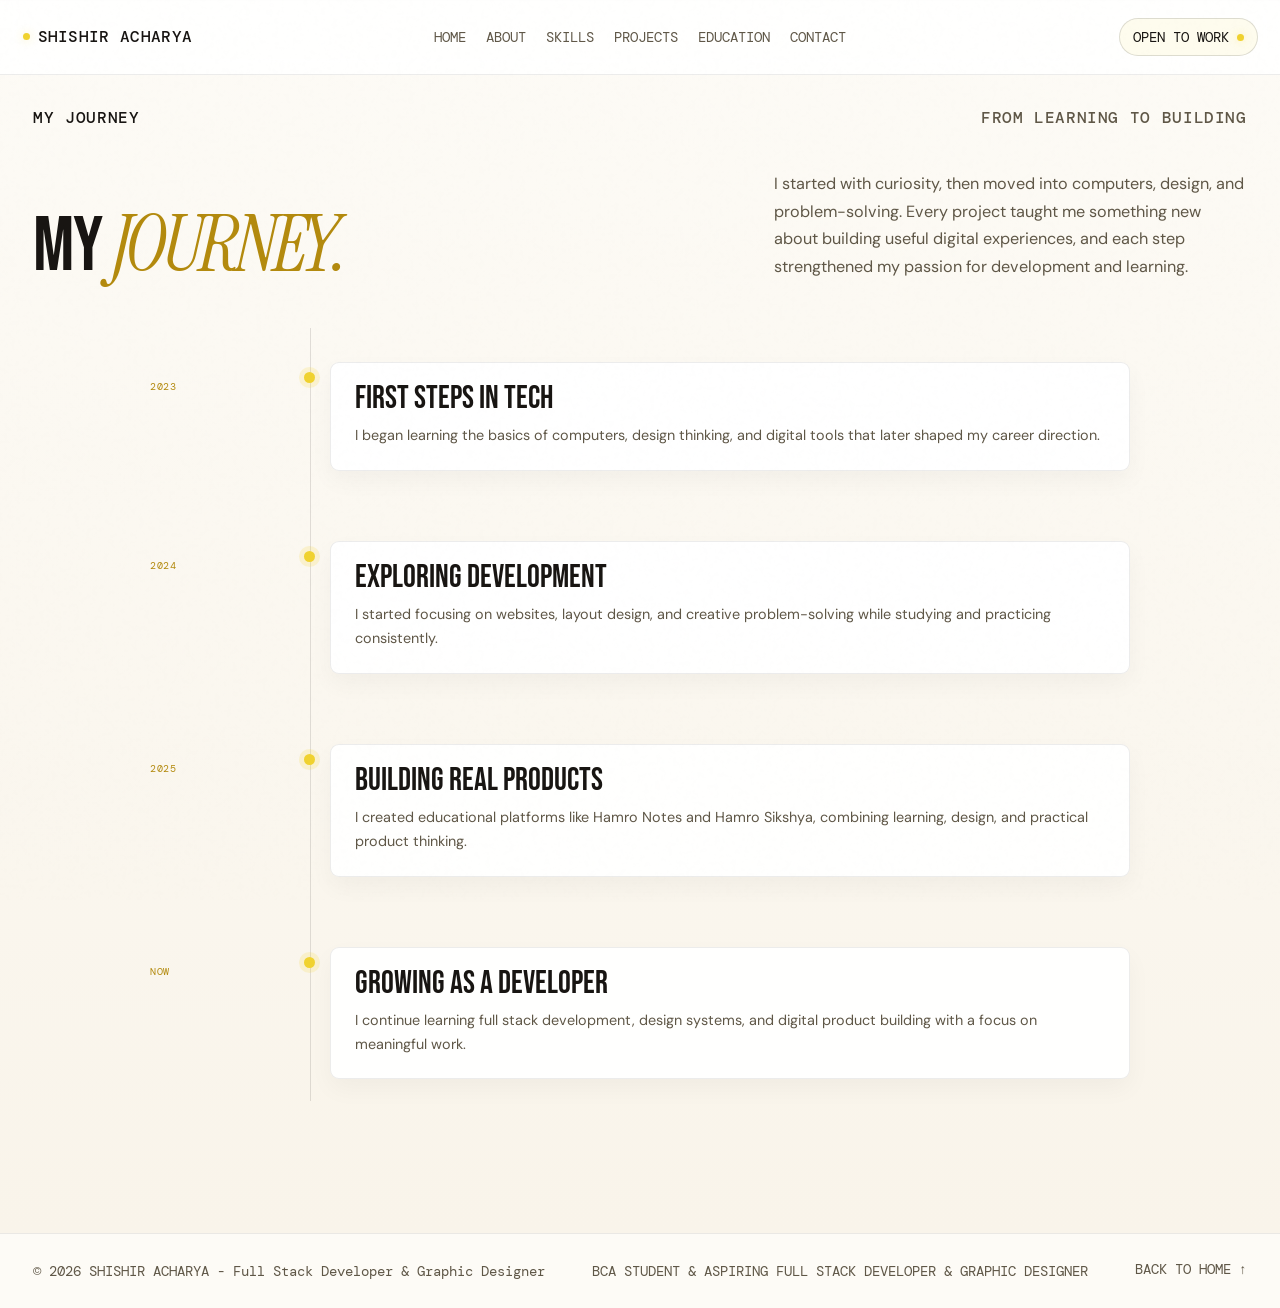
<file: journey.html>
<!doctype html>
<html lang="en">
  <head>
    <meta charset="UTF-8" />
    <meta name="viewport" content="width=device-width, initial-scale=1.0" />
    <meta name="description" content="My Journey — the story of Shishir Acharya, from learning to building digital projects and growing as a developer." />
    <meta name="author" content="Shishir Acharya" />
    <link rel="canonical" href="https://www.acharyashishir.info.np/journey.html" />
    <meta property="og:title" content="My Journey | Shishir Acharya" />
    <meta property="og:description" content="A personal journey in learning, coding, design, and building meaningful digital experiences." />
    <meta property="og:url" content="https://www.acharyashishir.info.np/journey.html" />
    <title>My Journey | Shishir Acharya</title>
    <link rel="preconnect" href="https://fonts.googleapis.com" />
    <link rel="preconnect" href="https://fonts.gstatic.com" crossorigin />
    <link href="https://fonts.googleapis.com/css2?family=Bebas+Neue&family=DM+Mono:wght@400;500&family=DM+Sans:opsz,wght@9..40,400;9..40,500;9..40,600;9..40,700&family=Instrument+Serif:ital@0;1&display=swap" rel="stylesheet" />
    <link rel="stylesheet" href="styles.css" />
  </head>
  <body>
    <div class="page-noise" aria-hidden="true"></div>
    <div class="page-shell">
      <header class="site-header" id="home">
        <a class="wordmark" href="index.html" aria-label="Shishir Acharya home"><span class="wordmark-dot"></span>SHISHIR ACHARYA</a>
        <button class="mobile-menu-toggle" aria-label="Toggle navigation menu" aria-expanded="false">
          <span></span>
          <span></span>
          <span></span>
        </button>
        <nav class="main-nav" aria-label="Primary navigation">
          <a href="index.html">HOME</a>
          <a href="about.html">ABOUT</a>
          <a href="skills.html">SKILLS</a>
          <a href="projects.html">PROJECTS</a>
          <a href="education.html">EDUCATION</a>
          <a class="active menu-only-link" href="journey.html">MY JOURNEY</a>
          <a href="contact.html">CONTACT</a>
        </nav>
        <a class="nav-contact" href="contact.html">OPEN TO WORK <span aria-hidden="true"></span></a>
      </header>

      <main>
        <section class="section journey-page" aria-labelledby="journey-title">
          <div class="section-top reveal"><p>MY JOURNEY</p><p>FROM LEARNING TO BUILDING</p></div>
          <div class="journey-intro reveal">
            <h2 id="journey-title">MY <span class="serif-italic">JOURNEY.</span></h2>
            <p>I started with curiosity, then moved into computers, design, and problem-solving. Every project taught me something new about building useful digital experiences, and each step strengthened my passion for development and learning.</p>
          </div>

          <div class="journey-timeline">
            <article class="journey-item reveal">
              <span class="journey-year">2023</span>
              <div>
                <h3>First steps in tech</h3>
                <p>I began learning the basics of computers, design thinking, and digital tools that later shaped my career direction.</p>
              </div>
            </article>
            <article class="journey-item reveal delay-1">
              <span class="journey-year">2024</span>
              <div>
                <h3>Exploring development</h3>
                <p>I started focusing on websites, layout design, and creative problem-solving while studying and practicing consistently.</p>
              </div>
            </article>
            <article class="journey-item reveal delay-2">
              <span class="journey-year">2025</span>
              <div>
                <h3>Building real products</h3>
                <p>I created educational platforms like Hamro Notes and Hamro Sikshya, combining learning, design, and practical product thinking.</p>
              </div>
            </article>
            <article class="journey-item reveal">
              <span class="journey-year">NOW</span>
              <div>
                <h3>Growing as a developer</h3>
                <p>I continue learning full stack development, design systems, and digital product building with a focus on meaningful work.</p>
              </div>
            </article>
          </div>
        </section>
      </main>

      <footer class="site-footer"><span>© <span id="year"></span> SHISHIR ACHARYA - Full Stack Developer &amp; Graphic Designer</span><span>BCA STUDENT &amp; ASPIRING FULL STACK DEVELOPER &amp; GRAPHIC DESIGNER</span><a href="index.html">BACK TO HOME ↑</a></footer>
    </div>
    <script src="script.js"></script>
  </body>
</html>
</file>
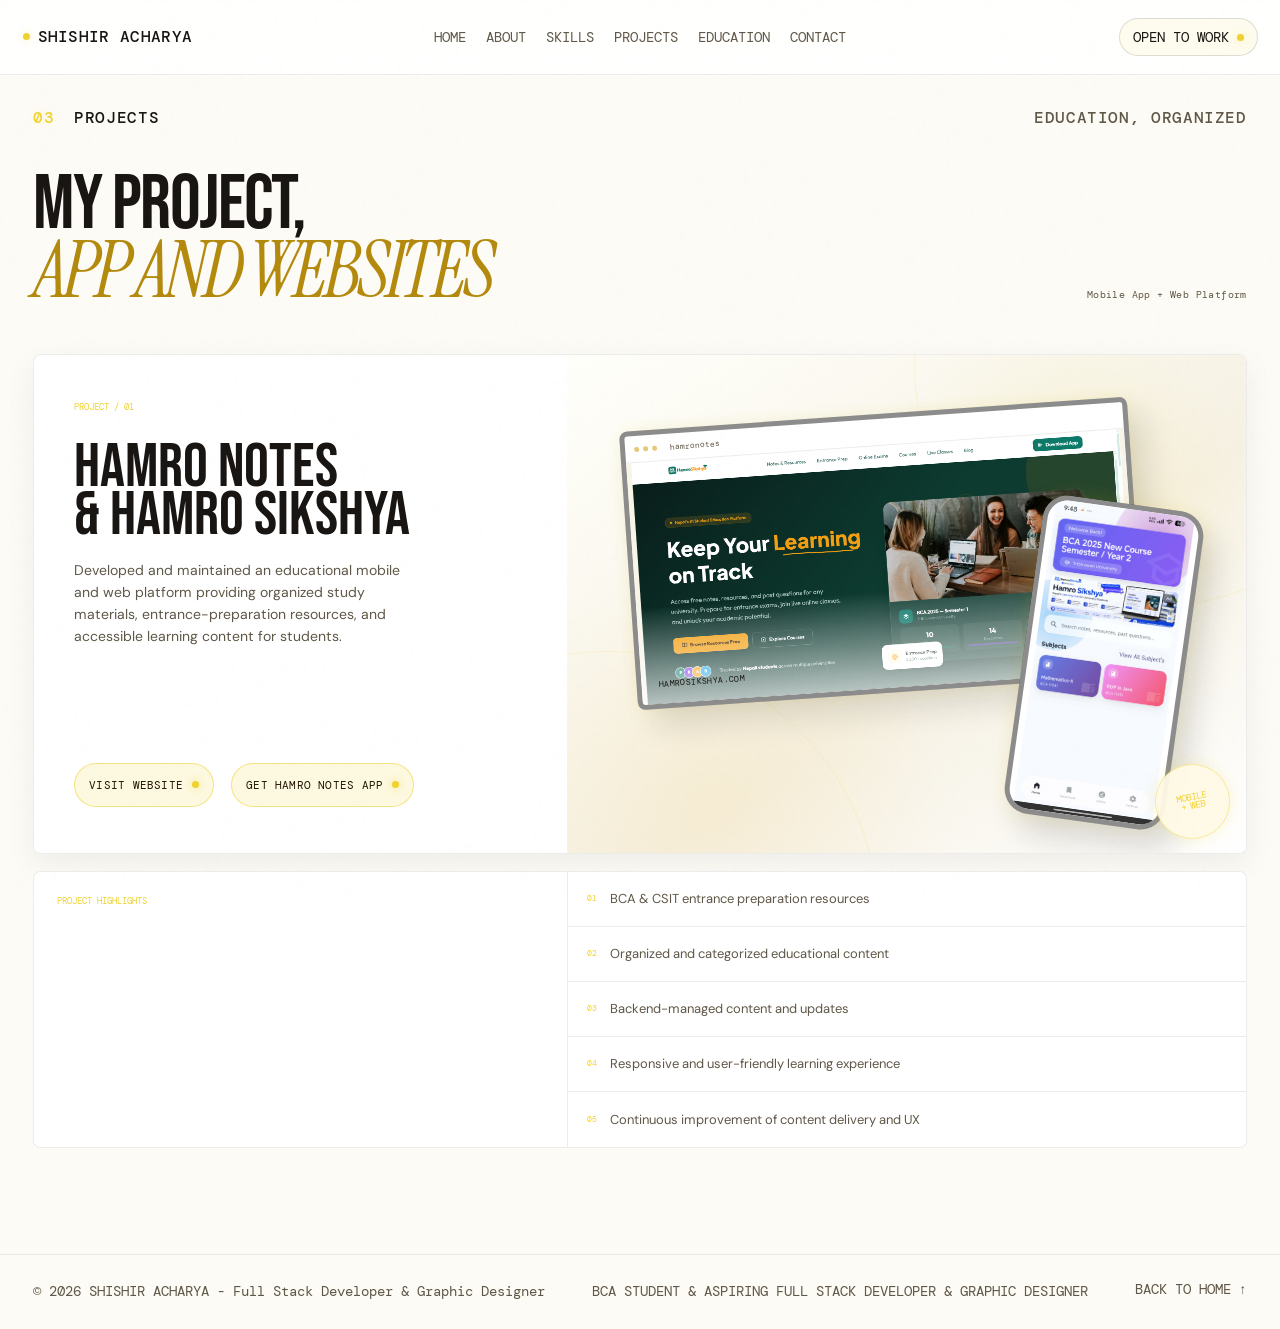
<file: projects.html>
<!doctype html>
<html lang="en">
  <head>
    <meta charset="UTF-8" />
    <meta name="viewport" content="width=device-width, initial-scale=1.0" />
    <meta name="description" content="See projects by Shishir Acharya, including Hamro Notes and Hamro Sikshya — educational products for students in Nepal." />
    <meta name="author" content="Shishir Acharya" />
    <link rel="canonical" href="https://www.acharyashishir.info.np/projects.html" />
    <meta property="og:title" content="Projects | Shishir Acharya" />
    <meta property="og:description" content="Portfolio projects by Shishir Acharya, including Hamro Notes and Hamro Sikshya." />
    <meta property="og:url" content="https://www.acharyashishir.info.np/projects.html" />
    <title>Projects | Shishir Acharya</title>
    <link rel="preconnect" href="https://fonts.googleapis.com" />
    <link rel="preconnect" href="https://fonts.gstatic.com" crossorigin />
    <link href="https://fonts.googleapis.com/css2?family=Bebas+Neue&family=DM+Mono:wght@400;500&family=DM+Sans:opsz,wght@9..40,400;9..40,500;9..40,600;9..40,700&family=Instrument+Serif:ital@0;1&display=swap" rel="stylesheet" />
    <link rel="stylesheet" href="styles.css" />
  </head>
  <body>
    <div class="page-noise" aria-hidden="true"></div>
    <div class="page-shell">
      <header class="site-header" id="home">
        <a class="wordmark" href="index.html" aria-label="Shishir Acharya home"><span class="wordmark-dot"></span>SHISHIR ACHARYA</a>
        <button class="mobile-menu-toggle" aria-label="Toggle navigation menu" aria-expanded="false">
          <span></span>
          <span></span>
          <span></span>
        </button>
        <nav class="main-nav" aria-label="Primary navigation">
          <a href="index.html">HOME</a>
          <a href="about.html">ABOUT</a>
          <a href="skills.html">SKILLS</a>
          <a class="active" href="projects.html">PROJECTS</a>
          <a href="education.html">EDUCATION</a>
          <a class="menu-only-link" href="journey.html">MY JOURNEY</a>
          <a href="contact.html">CONTACT</a>
        </nav>
        <a class="nav-contact" href="contact.html">OPEN TO WORK <span aria-hidden="true"></span></a>
      </header>

      <main>
        <h1 class="page-heading" style="display:none;">Projects</h1>
        <section class="projects section" id="projects" aria-labelledby="projects-title">
          <div class="section-top reveal"><p><span>03</span> PROJECTS</p><p>EDUCATION, ORGANIZED</p></div>
          <div class="project-heading reveal"><h2 id="projects-title">MY PROJECT,<br /><span class="serif-italic"> APP AND WEBSITES</span></h2><p>Mobile App + Web Platform</p></div>
          <article class="project-feature reveal delay-1">
            <div class="project-intro">
              <p class="project-number">PROJECT / 01</p>
              <h3>Hamro Notes<br />&amp; Hamro Sikshya</h3>
              <p>Developed and maintained an educational mobile and web platform providing organized study materials, entrance-preparation resources, and accessible learning content for students.</p>
              <div class="project-links">
                <a class="project-action" href="https://hamrosikshya.com/" target="_blank" rel="noopener noreferrer">VISIT WEBSITE <span aria-hidden="true"></span></a>
                <a class="project-action" href="https://play.google.com/store/apps/details?id=com.hamronotes.uninotes" target="_blank" rel="noopener noreferrer">GET HAMRO NOTES APP <span aria-hidden="true"></span></a>
              </div>
            </div>
            <div class="platform-visual" aria-label="Hamro Notes and Hamro Sikshya platform visual">
              <div class="browser-window">
                <div class="browser-bar"><span></span><span></span><span></span><b>hamronotes</b></div>
                <div class="browser-content"><img class="project-screenshot" src="new hamro sikshya web.png" alt="Hamro Sikshya website home page" decoding="async" /><span>HAMROSIKSHYA.COM</span></div>
              </div>
              <div class="phone-window"><img class="notes-screenshot" src="hamro Notes.jpg" alt="Hamro Notes mobile app home screen" loading="lazy" decoding="async" /></div>
              <div class="platform-stamp">MOBILE<br />+ WEB</div>
            </div>
          </article>
          <div class="project-details reveal delay-2">
            <p class="detail-label">PROJECT HIGHLIGHTS</p>
            <ul>
              <li><span>01</span> BCA &amp; CSIT entrance preparation resources</li>
              <li><span>02</span> Organized and categorized educational content</li>
              <li><span>03</span> Backend-managed content and updates</li>
              <li><span>04</span> Responsive and user-friendly learning experience</li>
              <li><span>05</span> Continuous improvement of content delivery and UX</li>
            </ul>
          </div>
        </section>
      </main>

      <footer class="site-footer"><span>© <span id="year"></span> SHISHIR ACHARYA - Full Stack Developer &amp; Graphic Designer</span><span>BCA STUDENT &amp; ASPIRING FULL STACK DEVELOPER &amp; GRAPHIC DESIGNER</span><a href="index.html">BACK TO HOME ↑</a></footer>
    </div>
    <script src="script.js"></script>
  </body>
</html>
</file>
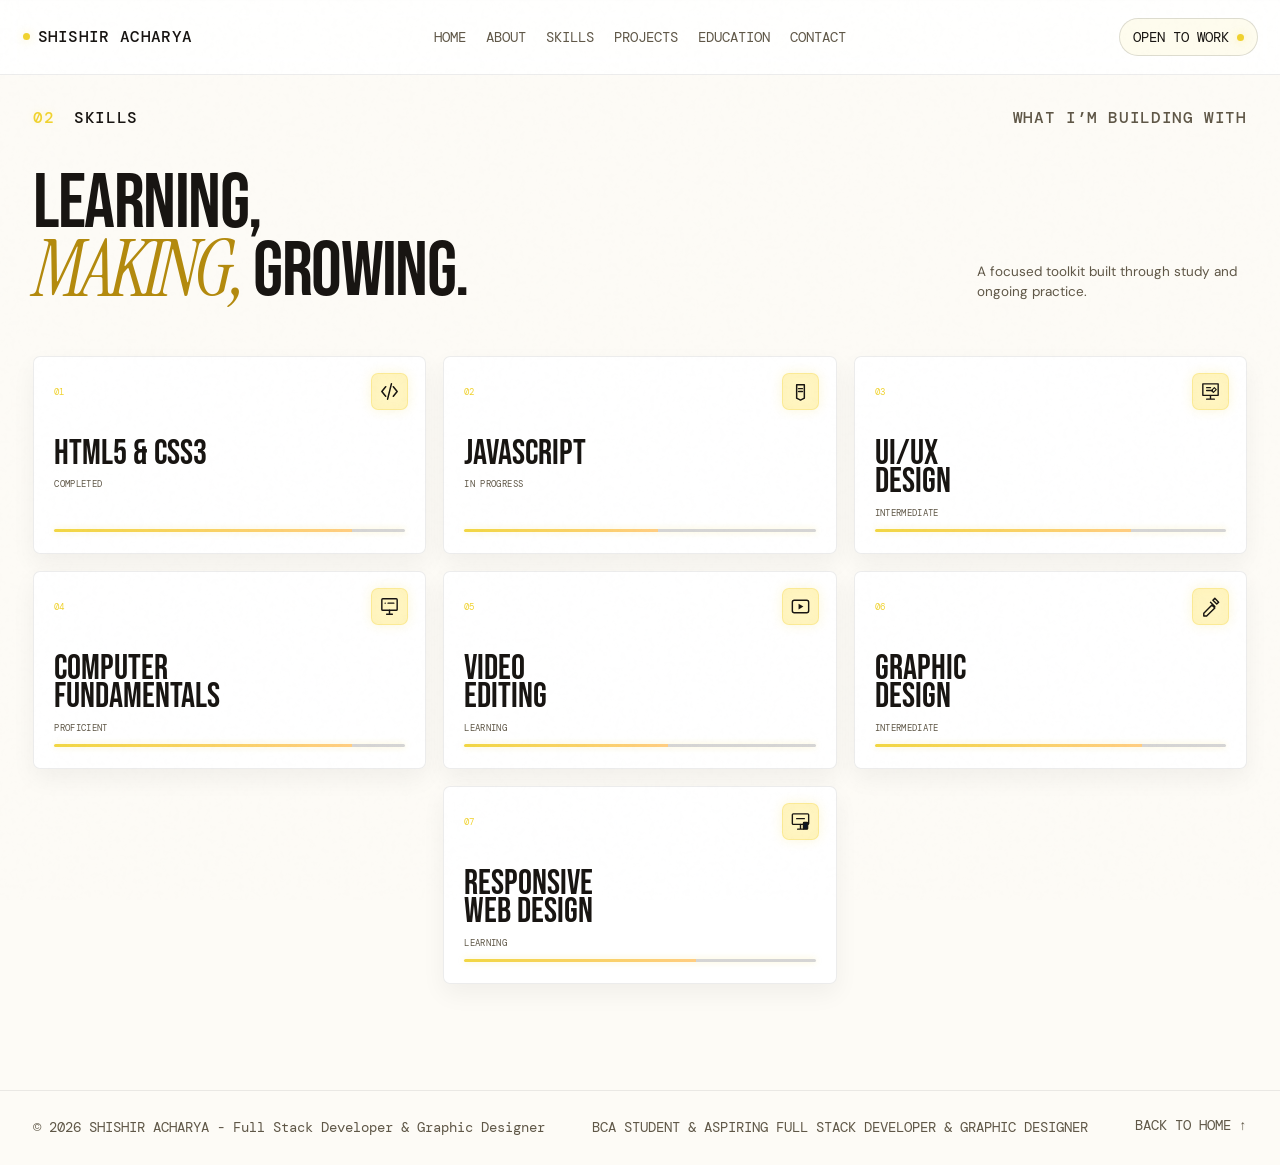
<file: skills.html>
<!doctype html>
<html lang="en">
  <head>
    <meta charset="UTF-8" />
    <meta name="viewport" content="width=device-width, initial-scale=1.0" />
    <meta name="description" content="Explore the skills of Shishir Acharya in HTML, CSS, JavaScript, UI/UX design, computer fundamentals, and creative development." />
    <meta name="author" content="Shishir Acharya" />
    <link rel="canonical" href="https://www.acharyashishir.info.np/skills.html" />
    <meta property="og:title" content="Skills | Shishir Acharya" />
    <meta property="og:description" content="Skills and technical strengths of Shishir Acharya, including web development, UI/UX, and design." />
    <meta property="og:url" content="https://www.acharyashishir.info.np/skills.html" />
    <title>Skills | Shishir Acharya</title>
    <link rel="preconnect" href="https://fonts.googleapis.com" />
    <link rel="preconnect" href="https://fonts.gstatic.com" crossorigin />
    <link href="https://fonts.googleapis.com/css2?family=Bebas+Neue&family=DM+Mono:wght@400;500&family=DM+Sans:opsz,wght@9..40,400;9..40,500;9..40,600;9..40,700&family=Instrument+Serif:ital@0;1&display=swap" rel="stylesheet" />
    <link rel="stylesheet" href="styles.css" />
  </head>
  <body>
    <div class="page-noise" aria-hidden="true"></div>
    <div class="page-shell">
      <header class="site-header" id="home">
        <a class="wordmark" href="index.html" aria-label="Shishir Acharya home"><span class="wordmark-dot"></span>SHISHIR ACHARYA</a>
        <button class="mobile-menu-toggle" aria-label="Toggle navigation menu" aria-expanded="false">
          <span></span>
          <span></span>
          <span></span>
        </button>
        <nav class="main-nav" aria-label="Primary navigation">
          <a href="index.html">HOME</a>
          <a href="about.html">ABOUT</a>
          <a class="active" href="skills.html">SKILLS</a>
          <a href="projects.html">PROJECTS</a>
          <a href="education.html">EDUCATION</a>
          <a class="menu-only-link" href="journey.html">MY JOURNEY</a>
          <a href="contact.html">CONTACT</a>
        </nav>
        <a class="nav-contact" href="contact.html">OPEN TO WORK <span aria-hidden="true"></span></a>
      </header>

      <main>
        <h1 class="page-heading" style="display:none;">Skills</h1>
        <section class="skills section" id="skills" aria-labelledby="skills-title">
          <div class="section-top reveal"><p><span>02</span> SKILLS</p><p>WHAT I’M BUILDING WITH</p></div>
          <div class="skills-heading reveal"><h2 id="skills-title">LEARNING,<br /><span class="serif-italic">MAKING,</span> GROWING.</h2><p>A focused toolkit built through study and ongoing practice.</p></div>
          <div class="skill-grid">
            <article class="skill-card reveal"><span>01</span><div class="skill-icon" aria-hidden="true"><svg viewBox="0 0 24 24" fill="none"><path d="m8 7-4 5 4 5M16 7l4 5-4 5M14 4l-4 16" stroke="currentColor" stroke-width="1.6" stroke-linecap="round" stroke-linejoin="round" /></svg></div><h3>HTML5 &amp; CSS3</h3><p>COMPLETED</p></article>
            <article class="skill-card reveal delay-1"><span>02</span><div class="skill-icon" aria-hidden="true"><svg viewBox="0 0 24 24" fill="none"><path d="M8 5h8v14l-4 2-4-2V5Z M10 9h4M10 12h4" stroke="currentColor" stroke-width="1.55" stroke-linecap="round" stroke-linejoin="round" /></svg></div><h3>JavaScript</h3><p>IN PROGRESS</p></article>
            <article class="skill-card reveal delay-2"><span>03</span><div class="skill-icon" aria-hidden="true"><svg viewBox="0 0 24 24" fill="none"><path d="M4 4h16v12H4zM8 20h8M12 16v4M8 8h4M8 11h6" stroke="currentColor" stroke-width="1.45" stroke-linecap="round" stroke-linejoin="round" /><path d="m16 8 2 2-3 3-2-2 3-3Z" stroke="currentColor" stroke-width="1.2" stroke-linejoin="round" /></svg></div><h3>UI/UX<br />Design</h3><p>INTERMEDIATE</p></article>
            <article class="skill-card reveal"><span>04</span><div class="skill-icon" aria-hidden="true"><svg viewBox="0 0 24 24" fill="none"><rect x="4" y="4" width="16" height="12" rx="1" stroke="currentColor" stroke-width="1.5" /><path d="M9 20h6M12 16v4M7.5 8.5h.01M10.5 8.5h6" stroke="currentColor" stroke-width="1.5" stroke-linecap="round" /></svg></div><h3>Computer<br />Fundamentals</h3><p>PROFICIENT</p></article>
            <article class="skill-card reveal delay-1"><span>05</span><div class="skill-icon" aria-hidden="true"><svg viewBox="0 0 24 24" fill="none"><rect x="3.5" y="5.5" width="17" height="13" rx="2" stroke="currentColor" stroke-width="1.5" /><path d="m10 9 5 3-5 3V9Z" fill="currentColor" /></svg></div><h3>Video<br />Editing</h3><p>LEARNING</p></article>
            <article class="skill-card reveal delay-2"><span>06</span><div class="skill-icon" aria-hidden="true"><svg viewBox="0 0 24 24" fill="none"><path d="m5 19 8.5-8.5 3 3L8 22H5v-3ZM14.5 5.5l2-2 4 4-2 2-4-4Z M12 7.5l4.5 4.5" stroke="currentColor" stroke-width="1.5" stroke-linecap="round" stroke-linejoin="round" /></svg></div><h3>Graphic<br />Design</h3><p>INTERMEDIATE</p></article>
            <article class="skill-card reveal"><span>07</span><div class="skill-icon" aria-hidden="true"><svg viewBox="0 0 24 24" fill="none"><rect x="3.5" y="4" width="17" height="11" rx="1" stroke="currentColor" stroke-width="1.45" /><path d="M9 20h6M12 15v5M8 9h8" stroke="currentColor" stroke-width="1.45" stroke-linecap="round" /><rect x="15" y="13" width="4.5" height="7" rx=".7" fill="#0b1425" stroke="currentColor" stroke-width="1.25" /></svg></div><h3>Responsive<br />Web Design</h3><p>LEARNING</p></article>
          </div>
        </section>
      </main>

      <footer class="site-footer"><span>© <span id="year"></span> SHISHIR ACHARYA - Full Stack Developer &amp; Graphic Designer</span><span>BCA STUDENT &amp; ASPIRING FULL STACK DEVELOPER &amp; GRAPHIC DESIGNER</span><a href="index.html">BACK TO HOME ↑</a></footer>
    </div>
    <script src="script.js"></script>
  </body>
</html>
</file>
<file: styles.css>
:root {
  --canvas: #fdfbf6;
  --canvas-soft: #fffdf9;
  --panel: #ffffff;
  --panel-light: #f7f3ea;
  --ink: #181512;
  --muted: #5f5747;
  --faint: #a59a86;
  --line: rgba(24, 21, 18, .08);
  --accent: #f0d22f;
  --accent-dark: #b38a0e;
  --accent-soft: #fff8d1;
  --display: "Bebas Neue", Impact, sans-serif;
  --serif: "Instrument Serif", Georgia, serif;
  --sans: "DM Sans", Arial, sans-serif;
  --mono: "DM Mono", monospace;
}

* { box-sizing: border-box; }
html { scroll-behavior: smooth; font-size: clamp(14px, 0.56vw + 11px, 18px); }
body { min-width: 0; max-width: 100%; margin: 0; color: var(--ink); background: var(--canvas); font-family: var(--sans); overflow-x: hidden; }
img, svg { display: block; max-width: 100%; }
a { color: inherit; text-decoration: none; }
button, a { -webkit-tap-highlight-color: transparent; }
.skip-link { position: fixed; z-index: 30; top: -100px; left: 18px; padding: 10px 13px; color: var(--canvas); background: var(--ink); font: .7rem var(--mono); }
.skip-link:focus { top: 18px; }
.page-noise { position: fixed; z-index: 20; inset: 0; pointer-events: none; opacity: .04; background-image: url("data:image/svg+xml,%3Csvg viewBox='0 0 180 180' xmlns='http://www.w3.org/2000/svg'%3E%3Cfilter id='n'%3E%3CfeTurbulence type='fractalNoise' baseFrequency='.85' numOctaves='3' stitchTiles='stitch'/%3E%3C/filter%3E%3Crect width='100%25' height='100%25' filter='url(%23n)' opacity='.24'/%3E%3C/svg%3E"); }
.page-shell { width: 100%; overflow-x: hidden; background: var(--canvas); }
body.menu-open { overflow: hidden; }

.site-header { position: absolute; z-index: 10; top: 0; right: 0; left: 0; height: 75px; display: grid; grid-template-columns: 1fr auto 1fr; align-items: center; width: min(100%, 1460px); max-width: 1460px; margin: 0 auto; padding-inline: clamp(.75rem, 2vw, 1.25rem); border-bottom: 1px solid rgba(24,21,18,.08); background: rgba(255,255,255,.9); backdrop-filter: blur(10px); }
.mobile-menu-toggle { display: none; flex-direction: column; background: none; border: none; cursor: pointer; padding: 8px 12px; gap: 5px; align-items: center; justify-self: center; }
.mobile-menu-toggle span { width: 24px; height: 2px; background: var(--ink); border-radius: 2px; transition: all .3s ease; display: block; }
.mobile-menu-toggle[aria-expanded="true"] span:nth-child(1) { transform: rotate(45deg) translate(8px, 8px); }
.mobile-menu-toggle[aria-expanded="true"] span:nth-child(2) { opacity: 0; }
.mobile-menu-toggle[aria-expanded="true"] span:nth-child(3) { transform: rotate(-45deg) translate(8px, -8px); }
.wordmark { display: flex; align-items: center; gap: 8px; color: var(--ink); font: 500 .9rem/1 var(--mono); letter-spacing: .02em; }
.wordmark-dot { width: 7px; height: 7px; border-radius: 50%; background: var(--accent); box-shadow: 0 0 10px rgba(240,210,47,.3); }
.main-nav { display: flex; gap: 20px; }
.main-nav a { position: relative; padding: 5px 0; color: var(--muted); font: .78rem var(--mono); transition: color .25s; }
.main-nav a::after { content: ""; position: absolute; right: 0; bottom: 0; left: 0; height: 1px; background: var(--ink); transform: scaleX(0); transform-origin: right; transition: transform .25s; }
.main-nav a:hover, .main-nav a.active { color: var(--ink); }
.main-nav a:hover::after, .main-nav a.active::after { transform: scaleX(1); transform-origin: left; }
/* Hidden from the desktop nav but kept visible in the mobile menu. */
.main-nav a.menu-only-link { display: none; }
.nav-contact { justify-self: end; display: flex; align-items: center; gap: 8px; padding: 9px 13px; border: 1px solid rgba(24,21,18,.14); border-radius: 999px; color: var(--ink); background: rgba(240,210,47,.08); font: .78rem var(--mono); transition: color .25s, background .25s, border-color .25s; }
.nav-contact span { width: 7px; height: 7px; border-radius: 50%; background: var(--accent); box-shadow: 0 0 9px rgba(240,210,47,.35); transition: transform .25s, box-shadow .25s; }
.nav-contact:hover { border-color: rgba(24,21,18,.2); color: var(--ink); background: rgba(240,210,47,.18); }
.nav-contact:hover span { box-shadow: 0 0 14px rgba(240,210,47,.5); transform: scale(1.2); }

.hero { position: relative; display: grid; grid-template-columns: minmax(0, 1.1fr) minmax(0, .9fr); width: 100%; max-width: 100%; min-height: 670px; padding: 153px clamp(1.1rem, 2.6vw, 3.5rem) 69px; overflow: hidden; background: radial-gradient(ellipse 30% 110% at 50% 100%, rgba(240,210,47,.12), transparent 60%), linear-gradient(135deg, #fffdf8, #f9f5ea); }
.hero::before { content: ""; position: absolute; inset: 0; opacity: .25; background: repeating-linear-gradient(90deg, transparent 0 18%, rgba(24,21,18,.05) 18%, transparent 18.5% 36%), linear-gradient(160deg, transparent 0 49%, rgba(240,210,47,.14) 49.2%, transparent 49.4%); }
.hero::after { content: ""; position: absolute; z-index: 1; right: 7%; bottom: -175px; width: 420px; height: 300px; border-radius: 50%; background: radial-gradient(ellipse, rgba(240,210,47,.22), rgba(240,210,47,.12) 41%, transparent 70%); filter: blur(10px); }
.hero-copy { position: relative; z-index: 3; align-self: center; }
.eyebrow { display: flex; align-items: center; gap: 8px; margin: 0; color: var(--ink); font: .86rem var(--mono); letter-spacing: .06em; }
.eyebrow span { width: 6px; height: 6px; border-radius: 50%; background: var(--accent); box-shadow: 0 0 8px rgba(240,210,47,.3); }
.intro-line { margin: 28px 0 5px; color: var(--ink); font: 1.08rem var(--sans); font-weight: 600; }
h1, h2, h3, p { margin-top: 0; }
h1, h2, h3 { font-weight: 400; }
h1 { max-width: 570px; margin-bottom: 22px; color: var(--ink); font: clamp(3.6rem, 5.6vw, 5.6rem)/.78 var(--display); letter-spacing: -.02em; }
.serif-italic { color: var(--accent-dark); font-family: var(--serif); font-style: italic; font-weight: 400; text-transform: none; letter-spacing: -.055em; }
.hero-description { max-width: 430px; margin-bottom: 28px; color: var(--muted); font-size: .83rem; line-height: 1.57; }
.hero-actions { display: flex; align-items: center; gap: 21px; }
.pill-button { display: inline-flex; align-items: center; justify-content: center; gap: 13px; min-width: 146px; padding: 11px 13px 11px 16px; border: 1px solid var(--ink); border-radius: 5px; color: #fff; background: var(--ink); box-shadow: 0 0 18px rgba(24,21,18,.15), inset 0 1px rgba(255,255,255,.08); font: .53rem var(--mono); letter-spacing: .02em; transition: transform .25s, box-shadow .25s; min-height: 44px; }
.pill-button span { font: .87rem/0 var(--sans); }
.pill-button:hover { box-shadow: 0 0 24px rgba(24,21,18,.2), inset 0 1px rgba(255,255,255,.1); transform: translateY(-3px); }
.under-link { display: inline-flex; align-items: center; gap: 11px; padding-bottom: 5px; padding: 8px 0; border-bottom: 1px solid rgba(24,21,18,.18); color: var(--ink); font: .53rem var(--mono); letter-spacing: .02em; transition: color .25s, border-color .25s; min-height: 44px; }
.under-link span { margin-left: 5px; color: var(--accent); font: .82rem var(--sans); }
.under-link .down-arrow { display: inline-flex; width: 16px; height: 18px; margin-left: 0; }
.under-link .down-arrow svg { width: 100%; height: 100%; }
.under-link:hover { border-color: var(--ink); color: var(--ink); }
.under-link:hover .down-arrow { transform: translateY(2px); }

.portrait-column { position: relative; z-index: 3; min-height: 390px; padding: 0 30px 0 50px; }
.portrait-frame { position: absolute; inset: 0 30px 0 0; overflow: hidden; border: 1px solid rgba(26,21,16,.12); border-radius: 8px; background: #f7f2e9; box-shadow: 0 0 18px rgba(26,21,16,.08); }
.portrait-frame::before { content: ""; position: absolute; inset: 0; background: radial-gradient(ellipse 53% 78% at 50% 23%, rgba(157,108,58,.12), transparent 56%), linear-gradient(145deg, #faf5ec, #f3ebdf); }
.portrait-frame::after { content: ""; position: absolute; right: -28px; top: -28px; width: 63px; height: 63px; border-radius: 9px; background: linear-gradient(145deg, var(--purple), rgba(57,44,31,.95)); box-shadow: 0 0 18px rgba(157,123,75,.4); }
.portrait-sun { position: absolute; z-index: 1; width: 160px; height: 160px; right: -75px; bottom: -72px; border: 1px solid rgba(26,21,16,.12); border-radius: 50%; box-shadow: 0 0 0 15px rgba(26,21,16,.03), 0 0 0 30px rgba(26,21,16,.02); }
.portrait-placeholder { position: absolute; z-index: 2; inset: 0; overflow: hidden; }
.profile-image { width: 100%; height: 100%; display: block; object-fit: cover; object-position: 50% 24%; }
.portrait-photo-overlay { position: absolute; inset: 0; background: linear-gradient(180deg, rgba(255,255,255,.14), rgba(255,255,255,.06)), linear-gradient(90deg, rgba(157,123,75,.05), transparent 42%); mix-blend-mode: screen; pointer-events: none; }
.portrait-location, .portrait-year { position: absolute; z-index: 4; color: rgba(26,21,16,.65); font: .48rem var(--mono); letter-spacing: .03em; }
.portrait-location { right: 18px; bottom: 16px; }
.portrait-year { top: 18px; left: 18px; }
.profile-tag { position: absolute; z-index: 5; left: 5px; bottom: 13px; display: flex; flex-direction: column; justify-content: center; width: 98px; height: 98px; padding: 13px; border: 1px solid rgba(26,21,16,.14); border-radius: 8px; color: var(--ink); background: linear-gradient(135deg, rgba(157,123,75,.08), rgba(221,198,164,.12)); box-shadow: 0 0 15px rgba(26,21,16,.08); transform: rotate(-2deg); }
.profile-tag span { font: .42rem var(--mono); }
.profile-tag strong { margin: 5px 0; font: 1.16rem/.82 var(--display); }
.hero-meta { position: absolute; z-index: 5; bottom: 22px; left: max(29px, calc((100vw - 1160px) / 2)); display: flex; gap: 19px; }
.hero-meta p { display: flex; gap: 7px; margin: 0; color: var(--faint); font: .46rem var(--mono); }
.hero-meta p span { color: var(--ink); }

.statement-band { overflow: hidden; padding: 13px 0; border-top: 1px solid rgba(26,21,16,.08); border-bottom: 1px solid rgba(26,21,16,.08); background: #f8f4ec; }
.tech-ticker { width: 100%; overflow: hidden; }
.tech-ticker-track { display: flex; width: max-content; animation: ticker 46s linear infinite; }
.tech-ticker-group { display: flex; flex: 0 0 auto; align-items: center; gap: 13px; padding-right: 13px; }
.tech-chip { display: inline-flex; align-items: center; justify-content: center; gap: 10px; min-width: max-content; min-height: 47px; padding: 0 18px; border: 1px solid rgba(26,21,16,.1); border-radius: 7px; color: var(--ink); background: rgba(255,255,255,.95); box-shadow: 0 0 10px rgba(26,21,16,.04); font: 500 .65rem var(--mono); letter-spacing: .02em; white-space: nowrap; }
.tech-chip img { width: 20px; height: 20px; object-fit: contain; }
.statement-band:hover .tech-ticker-track { animation-play-state: paused; }
@keyframes ticker { to { transform: translateX(-50%); } }

.section { width: 100%; max-width: 100%; padding: 106px clamp(1.1rem, 2.6vw, 3.5rem); border-top: 1px solid rgba(24,21,18,.08); background: var(--canvas); }
main { width: 100%; max-width: 100%; }
.section-top { display: flex; justify-content: space-between; color: var(--muted); font: 500 .88rem var(--mono); letter-spacing: .04em; }
.section-top p { margin: 0; }
.section-top p:first-child { color: var(--ink); }
.section-top p span { margin-right: 9px; color: var(--accent); text-shadow: 0 0 8px rgba(240,210,47,.18); }
h2 { color: var(--ink); font: clamp(3.7rem, 6vw, 5.7rem)/.85 var(--display); letter-spacing: -.02em; text-shadow: none; }

.about { padding-top: 36px; background: var(--canvas); }
.about-layout { display: grid; grid-template-columns: 1.12fr .7fr; gap: 10%; align-items: start; margin: 47px 0 46px; }
.about-layout h2 { margin: 0; }
.about-content { padding: 25px; border: 1px solid rgba(24,21,18,.08); border-radius: 7px; background: rgba(255,255,255,.95); box-shadow: 0 10px 30px rgba(24,21,18,.05); }
.about-content p { color: var(--muted); font-size: .93rem; line-height: 1.68; }
.about-content p:first-child { color: var(--ink); }
.about-content .under-link { margin-top: 7px; }
.about-cards { display: grid; grid-template-columns: repeat(3, 1fr); gap: 15px; }
.about-cards article { position: relative; min-height: 170px; padding: 22px 25px; border: 1px solid rgba(24,21,18,.08); border-radius: 7px; background: rgba(255,255,255,.95); box-shadow: 0 10px 24px rgba(24,21,18,.05); transition: border-color .25s, transform .25s, box-shadow .25s; }
.about-cards article:hover { border-color: rgba(24,21,18,.16); box-shadow: 0 20px 35px rgba(24,21,18,.08); transform: translateY(-5px); }
.about-cards span { color: var(--accent); font: .62rem var(--mono); }
.focus-icon { position: absolute; top: 19px; right: 21px; display: grid; width: 38px; height: 38px; place-items: center; border: 1px solid rgba(240,210,47,.3); border-radius: 7px; color: var(--ink); background: rgba(255,245,190,.95); box-shadow: 0 0 12px rgba(240,210,47,.18); }
.focus-icon svg { width: 23px; height: 23px; }
.skill-card > span { color: var(--accent); font: .49rem var(--mono); }
.about-cards strong { display: block; margin: 29px 0 10px; color: var(--ink); font: 2.1rem/.82 var(--display); }
.about-cards p { margin: 0; color: var(--muted); font-size: .82rem; line-height: 1.45; }

.skills { background: var(--canvas); }
.skills-heading { display: flex; justify-content: space-between; align-items: end; gap: 30px; margin: 44px 0 50px; }
.skills h2 { margin: 0; }
.skills-heading > p { max-width: 270px; margin: 0 0 4px; color: var(--muted); font-size: .75rem; line-height: 1.45; }
.skill-grid { display: grid; grid-template-columns: repeat(3, 1fr); gap: 17px; }
.skill-card { position: relative; min-height: 198px; padding: 20px; overflow: hidden; border: 1px solid rgba(24,21,18,.08); border-radius: 7px; background: rgba(255,255,255,.95); box-shadow: 0 10px 24px rgba(24,21,18,.05); transition: border-color .25s, transform .25s, box-shadow .25s; }
.skill-card:hover { border-color: rgba(24,21,18,.16); box-shadow: 0 20px 35px rgba(24,21,18,.08); transform: translateY(-6px); }
.skill-card h3 { margin: 39px 0 10px; color: var(--ink); font: 1.95rem/.82 var(--display); }
.skill-card p { margin: 0; color: var(--muted); font: .48rem var(--mono); letter-spacing: .04em; }
.skill-icon { position: absolute; top: 16px; right: 17px; display: grid; width: 37px; height: 37px; place-items: center; border: 1px solid rgba(240,210,47,.3); border-radius: 7px; color: var(--ink); background: rgba(255,245,190,.95); box-shadow: 0 0 12px rgba(240,210,47,.18), inset 0 0 10px rgba(240,210,47,.06); }
.skill-icon svg { width: 23px; height: 23px; }
.skill-card::after { content: ""; position: absolute; right: 20px; bottom: 21px; left: 20px; height: 3px; border-radius: 2px; background: linear-gradient(90deg, rgba(240,210,47,.9), rgba(255,188,87,.75) 85%, rgba(24,21,18,.18) 85%); box-shadow: 0 0 6px rgba(240,210,47,.25); }
.skill-card:nth-child(2)::after { background: linear-gradient(90deg, rgba(240,210,47,.9), rgba(255,188,87,.75) 55%, rgba(24,21,18,.18) 55%); }
.skill-card:nth-child(3)::after { background: linear-gradient(90deg, rgba(240,210,47,.9), rgba(255,188,87,.75) 73%, rgba(24,21,18,.18) 73%); }
.skill-card:nth-child(4)::after { background: linear-gradient(90deg, rgba(240,210,47,.9), rgba(255,188,87,.75) 85%, rgba(24,21,18,.18) 85%); }
.skill-card:nth-child(5)::after { background: linear-gradient(90deg, rgba(240,210,47,.9), rgba(255,188,87,.75) 58%, rgba(24,21,18,.18) 58%); }
.skill-card:nth-child(6)::after { background: linear-gradient(90deg, rgba(240,210,47,.9), rgba(255,188,87,.75) 76%, rgba(24,21,18,.18) 76%); }
.skill-card:nth-child(7)::after { background: linear-gradient(90deg, rgba(240,210,47,.9), rgba(255,188,87,.75) 66%, rgba(24,21,18,.18) 66%); }
@media (min-width: 651px) { .skill-card:last-child:nth-child(3n + 1) { grid-column: 2; } }

.projects { background: var(--canvas); }
.project-heading { display: flex; justify-content: space-between; align-items: end; margin: 45px 0 47px; }
.project-heading h2 { margin: 0; }
.project-heading > p { margin: 0 0 6px; color: var(--muted); font: .55rem var(--mono); letter-spacing: .04em; }
.project-feature { display: grid; grid-template-columns: .88fr 1.12fr; min-height: 500px; overflow: hidden; border: 1px solid rgba(24,21,18,.08); border-radius: 8px; background: rgba(255,255,255,.92); box-shadow: 0 10px 30px rgba(24,21,18,.06); }
.project-intro { display: flex; flex-direction: column; align-items: flex-start; padding: 46px 40px; background: rgba(255,255,255,.98); }
.project-number { margin: 0 0 31px; color: var(--accent); font: .5rem var(--mono); }
.project-intro h3 { margin: 0 0 18px; color: var(--ink); font: 3.42rem/.79 var(--display); }
.project-intro > p:nth-of-type(2) { max-width: 350px; margin-bottom: 26px; color: var(--muted); font-size: .78rem; line-height: 1.57; }
.project-links { display: flex; flex-wrap: wrap; align-items: center; gap: 17px; margin-top: auto; }
.project-action { display: inline-flex; align-items: center; gap: 9px; padding: 10px 14px; border: 1px solid rgba(240,210,47,.55); border-radius: 999px; color: #1f1200; background: rgba(240,210,47,.14); font: .6rem var(--mono); letter-spacing: .02em; transition: color .25s, background .25s, border-color .25s; min-height: 44px; }
.project-action span { width: 7px; height: 7px; border-radius: 50%; background: var(--accent); box-shadow: 0 0 9px rgba(240,210,47,.6); transition: transform .25s, box-shadow .25s; }
.project-action:hover { border-color: rgba(240,210,47,.7); color: var(--ink); background: rgba(240,210,47,.2); }
.project-action:hover span { box-shadow: 0 0 14px rgba(240,210,47,.9); transform: scale(1.2); }
.platform-visual { position: relative; overflow: hidden; background: radial-gradient(circle at 74% 30%, rgba(245,225,120,.18), transparent 30%), radial-gradient(circle at 21% 89%, rgba(245,205,117,.15), transparent 34%), linear-gradient(145deg, rgba(255,255,250,.9), rgba(245,240,225,.95) 58%, rgba(255,255,255,.95)); }
.platform-visual::before, .platform-visual::after { content: ""; position: absolute; border: 1px solid rgba(240,210,47,.15); border-radius: 50%; }
.platform-visual::before { top: -230px; right: -150px; width: 480px; height: 480px; }
.platform-visual::after { bottom: -340px; left: -230px; width: 540px; height: 540px; }
.browser-window { position: absolute; z-index: 2; top: 12%; left: 9%; width: 75%; height: 56%; overflow: hidden; border: 5px solid rgba(0,0,0,.45); border-radius: 8px; background: #fff; box-shadow: 16px 18px 30px rgba(24,21,18,.12), 0 0 15px rgba(240,210,47,.12); transform: rotate(-4deg); transition: transform .3s; }
.project-feature:hover .browser-window { transform: rotate(-1deg) translateY(-5px); }
.browser-bar { height: 27px; display: flex; align-items: center; gap: 4px; padding: 0 9px; border-bottom: 1px solid rgba(24,21,18,.08); color: var(--muted); font: .45rem var(--mono); }
.browser-bar span { width: 5px; height: 5px; border-radius: 50%; background: rgba(224,187,88,.8); }
.browser-bar b { margin-left: 9px; font-weight: 400; }
.browser-content { position: relative; height: calc(100% - 27px); overflow: hidden; background: #f8f4e8; }
.project-screenshot { width: 100%; height: 100%; display: block; object-fit: contain; object-position: center top; filter: saturate(.95) contrast(1.02); }
.browser-content::after { content: ""; position: absolute; inset: 0; background: linear-gradient(180deg, transparent 60%, rgba(255,255,255,.7)); pointer-events: none; }
.browser-content span { position: absolute; z-index: 1; bottom: 14px; left: 17px; color: var(--ink); font: .46rem var(--mono); letter-spacing: .05em; }
.phone-window { position: absolute; z-index: 3; right: 9%; bottom: 6%; width: 162px; height: 321px; overflow: hidden; padding: 0; border: 5px solid rgba(0,0,0,.45); border-radius: 25px; background: #fff; box-shadow: 15px 20px 30px rgba(24,21,18,.14), 0 0 19px rgba(240,210,47,.15); transform: rotate(8deg); transition: transform .3s; }
.project-feature:hover .phone-window { transform: rotate(4deg) translateY(-4px); }
.notes-screenshot { width: 100%; height: 100%; display: block; object-fit: contain; object-position: center top; }
.platform-stamp { position: absolute; z-index: 4; right: 16px; bottom: 14px; width: 75px; aspect-ratio: 1; display: grid; place-items: center; border: 1px solid rgba(240,210,47,.4); border-radius: 50%; color: var(--accent); background: rgba(255,250,230,.95); box-shadow: 0 0 15px rgba(240,210,47,.18); font: .52rem/.95 var(--mono); text-align: center; transform: rotate(-11deg); }
.project-details { display: grid; grid-template-columns: .88fr 1.12fr; margin-top: 17px; border: 1px solid rgba(24,21,18,.08); border-radius: 7px; overflow: hidden; background: rgba(255,255,255,.95); }
.detail-label { margin: 0; padding: 23px; color: var(--accent); font: .49rem var(--mono); }
.project-details ul { margin: 0; padding: 0; list-style: none; border-left: 1px solid rgba(24,21,18,.08); }
.project-details li { display: flex; align-items: center; gap: 13px; min-height: 55px; padding: 12px 19px; border-bottom: 1px solid rgba(24,21,18,.08); color: var(--muted); font-size: .72rem; }.project-details li:last-child { border-bottom: 0; }.project-details li span { color: var(--accent); font: .47rem var(--mono); }

.education { background: var(--canvas); }
.education-heading { margin: 45px 0 58px; text-align: center; }.education-heading h2 { margin: 0; }
.education-list { position: relative; max-width: 920px; margin: 0 auto; padding: 7px 0; }.education-list::before { content: ""; position: absolute; top: 0; bottom: 0; left: 50%; width: 1px; background: rgba(0, 217, 255, .35); box-shadow: 0 0 8px rgba(0, 217, 255, .18); }
.education-item { position: relative; width: calc(50% - 47px); min-height: 150px; margin: 0 0 32px; padding: 21px; border: 1px solid rgba(24,21,18,.08); border-radius: 7px; background: rgba(255,255,255,.95); box-shadow: 0 10px 24px rgba(24,21,18,.05); transition: border-color .25s, transform .25s, box-shadow .25s; }.education-item:nth-child(even) { margin-left: calc(50% + 47px); }.education-item:hover { border-color: rgba(24,21,18,.16); box-shadow: 0 0 34px rgba(24,21,18,.08); transform: translateY(-5px); }
.education-item::after { content: ""; position: absolute; top: 50%; right: -54px; width: 11px; height: 11px; border: 2px solid rgba(0, 217, 255, .75); border-radius: 50%; background: var(--canvas); box-shadow: 0 0 9px rgba(0, 217, 255, .18); transform: translateY(-50%); }.education-item:nth-child(even)::after { right: auto; left: -54px; }.education-date, .education-item > span { color: var(--accent); font: .48rem var(--mono); letter-spacing: .03em; }.education-date { font-size: .68rem; }.education-item h3 { margin: 22px 0 6px; color: var(--ink); font: 1.72rem/.87 var(--display); }.education-item p { margin: 0; color: var(--muted); font-size: .68rem; line-height: 1.4; }.education-item > span { position: absolute; top: 20px; right: 20px; color: rgba(117,91,37,.8); }.education-item.current { overflow: visible; isolation: isolate; border-color: rgba(0, 217, 255, .8); background: radial-gradient(circle at 11% 0%, rgba(0, 217, 255, .15), transparent 38%), radial-gradient(circle at 100% 100%, rgba(0, 180, 255, .12), transparent 53%), linear-gradient(135deg, rgba(240, 250, 255, .98), rgba(220, 250, 255, .96) 57%, rgba(255, 255, 255, .95)); box-shadow: 0 0 0 1px rgba(0, 217, 255, .18), 0 0 26px rgba(0, 217, 255, .25), inset 0 1px rgba(0, 217, 255, .08); }.education-item.current::before { content: ""; position: absolute; inset: 0; z-index: 0; border-radius: inherit; background: linear-gradient(115deg, transparent 28%, rgba(0, 217, 255, .08) 48%, transparent 66%) 100% 0 / 200% 100% no-repeat; animation: current-card-sheen 4.6s ease-in-out infinite; }.education-item.current > * { position: relative; z-index: 1; }.education-item.current h3 { color: var(--ink); text-shadow: none; }.education-item.current .education-date { color: #0099dd; text-shadow: none; }.education-item.current::after { z-index: 2; border-color: rgba(0, 217, 255, .9); background: #fff; box-shadow: 0 0 0 4px rgba(0, 217, 255, .15), 0 0 15px rgba(0, 217, 255, .2); }.education-item.current:hover { border-color: rgba(0, 217, 255, .9); box-shadow: 0 0 0 1px rgba(0, 217, 255, .28), 0 0 34px rgba(0, 217, 255, .2), inset 0 1px rgba(0, 217, 255, .08); rgba(183,153,255,.34); }
@keyframes current-card-sheen { 0%, 35% { background-position: 100% 0; } 65%, 100% { background-position: 0 0; } }

.contact { position: relative; min-height: 516px; display: grid; place-items: center; overflow: hidden; background: radial-gradient(ellipse 30% 82% at 50% 100%, rgba(240,210,47,.18), transparent 62%), radial-gradient(ellipse 30% 60% at 81% 25%, rgba(245,205,120,.16), transparent 65%), var(--canvas); }.contact::before, .contact::after { content: ""; position: absolute; border: 1px solid rgba(240,210,47,.16); border-radius: 50%; }.contact::before { top: -200px; left: -180px; width: 420px; height: 420px; }.contact::after { right: -268px; bottom: -330px; width: 570px; height: 570px; }
.contact-content { position: relative; z-index: 2; max-width: 800px; padding: 79px 25px 121px; text-align: center; }.contact .eyebrow { justify-content: center; }.contact h2 { margin: 19px 0 20px; color: var(--ink); font-size: clamp(4.6rem, 8vw, 7rem); }.contact-content > p:nth-of-type(2) { max-width: 355px; margin: 0 auto 29px; color: var(--muted); font-size: .8rem; line-height: 1.5; }.contact-actions { display: flex; flex-wrap: wrap; justify-content: center; align-items: center; gap: 22px; }.contact-links { display: grid; grid-template-columns: repeat(3, minmax(0, 1fr)); gap: 14px; width: min(100%, 800px); margin: 30px auto 0; }.contact-link-card { position: relative; display: flex; align-items: center; gap: 13px; min-height: 94px; padding: 17px 36px 17px 16px; border: 1px solid rgba(24,21,18,.08); border-radius: 9px; color: var(--ink); background: rgba(255,255,255,.95); box-shadow: inset 0 1px rgba(240,210,47,.08), 0 0 16px rgba(24,21,18,.05); text-align: left; transition: border-color .25s, box-shadow .25s, transform .25s; }.contact-link-card:hover { border-color: rgba(240,210,47,.58); box-shadow: inset 0 1px rgba(240,210,47,.15), 0 0 22px rgba(24,21,18,.08); transform: translateY(-4px); }.contact-link-icon { display: grid; flex: 0 0 46px; width: 46px; height: 46px; place-items: center; border: 1px solid rgba(240,210,47,.24); border-radius: 50%; color: var(--accent); background: rgba(255,245,190,.9); }.contact-link-icon svg { width: 23px; height: 23px; }.contact-link-copy { display: grid; min-width: 0; gap: 5px; }.contact-link-label { color: var(--muted); font: .48rem var(--mono); letter-spacing: .06em; text-transform: uppercase; }.contact-link-handle { overflow: hidden; color: var(--ink); font: 600 .75rem var(--sans); letter-spacing: -.01em; text-overflow: ellipsis; white-space: nowrap; }.contact-link-arrow { position: absolute; top: 17px; right: 15px; color: var(--accent); font: .85rem/1 var(--sans); transition: transform .25s; }.contact-link-card:hover .contact-link-arrow { transform: translate(2px, -2px); }.contact-details { position: absolute; z-index: 3; right: max(29px, calc((100vw - 1060px)/2)); bottom: 26px; left: max(29px, calc((100vw - 1060px)/2)); display: flex; justify-content: space-between; color: #8398a4; font: .49rem var(--mono); }.contact-details a:hover { color: var(--cyan); }.contact-orbit { position: absolute; z-index: 1; border: 1px solid rgba(0,210,255,.13); border-radius: 50%; }.orbit-a { bottom: -410px; left: 4%; width: 560px; height: 560px; }.orbit-b { top: -230px; right: 14%; width: 360px; height: 360px; }
.journey-page { background: linear-gradient(180deg, var(--canvas), #f9f4ea); }
.journey-intro { display: grid; grid-template-columns: 1.2fr .8fr; align-items: end; gap: 32px; margin: 42px 0 48px; }
.journey-intro h2 { margin: 0; }
.journey-intro p { margin: 0; max-width: 520px; color: var(--muted); font-size: .9rem; line-height: 1.7; }
.journey-timeline { position: relative; max-width: 980px; margin: 0 auto; padding: 12px 0 0; }
.journey-timeline::before { content: ""; position: absolute; top: 0; left: 160px; bottom: 0; width: 1px; background: rgba(24,21,18,.12); }
.journey-item { position: relative; display: grid; grid-template-columns: 150px 1fr; gap: 30px; align-items: start; margin-bottom: 26px; padding: 22px 0; }
.journey-item::before { content: ""; position: absolute; left: 154px; top: 32px; width: 11px; height: 11px; border-radius: 50%; background: var(--accent); box-shadow: 0 0 0 5px rgba(240,210,47,.18); }
.journey-year { position: relative; z-index: 1; display: inline-block; margin-top: 18px; color: var(--accent-dark); font: .58rem var(--mono); letter-spacing: .06em; }
.journey-item div { padding: 22px 24px; border: 1px solid rgba(24,21,18,.08); border-radius: 9px; background: rgba(255,255,255,.94); box-shadow: 0 10px 24px rgba(24,21,18,.04); }
.journey-item h3 { margin: 0 0 12px; color: var(--ink); font: 1.8rem/.84 var(--display); }
.journey-item p { margin: 0; color: var(--muted); font-size: .8rem; line-height: 1.65; }

.site-footer { width: 100%; min-height: 75px; display: flex; justify-content: space-between; align-items: center; gap: 18px; padding: 0 clamp(1.1rem, 2.6vw, 3.5rem); border-top: 1px solid rgba(24,21,18,.08); color: var(--muted); background: var(--canvas); font: .48rem var(--mono); }.site-footer a { padding-bottom: 3px; border-bottom: 1px solid transparent; }.site-footer a:hover { border-color: var(--accent); color: var(--accent); }

.reveal { opacity: 0; transform: translateY(19px); transition: opacity .6s ease, transform .6s ease; }.reveal.is-visible { opacity: 1; transform: translateY(0); }.delay-1 { transition-delay: .1s; }.delay-2 { transition-delay: .2s; }

@media (min-width: 1400px) {
  .site-header,
  .section,
  .hero,
  .site-footer {
    width: min(100%, 1700px);
    max-width: 1700px;
    margin-inline: auto;
  }

  .hero {
    padding-left: clamp(3rem, 4vw, 6rem);
    padding-right: clamp(3rem, 4vw, 6rem);
  }
}

@media (max-width: 390px) {
  .site-header,
  .section,
  .hero,
  .site-footer,
  .page-shell,
  main {
    width: 100%;
    max-width: 100%;
  }
}

@media (max-width: 900px) {
  .site-header { width: min(100%, calc(100% - 1.75rem)); }
  .mobile-menu-toggle { display: flex; }
  .main-nav { position: fixed; top: 75px; left: 0; right: 0; bottom: auto; flex-direction: column; visibility: hidden; background: rgba(255,255,255,.98); border-bottom: 1px solid rgba(24,21,18,.08); gap: 0; transform: translateX(-100%); transition: transform .3s ease, visibility 0s linear .3s; width: 100%; padding: 20px 0; max-height: calc(100vh - 75px); overflow-y: auto; z-index: 9; }
  .main-nav.active { visibility: visible; transform: translateX(0); transition-delay: 0s; }
  .main-nav a { padding: 16px 24px; border-bottom: 1px solid rgba(24,21,18,.08); font-size: .85rem; width: 100%; }
  .main-nav a.menu-only-link { display: flex; }
  .nav-contact { position: fixed; bottom: max(12px, env(safe-area-inset-bottom)); left: 20px; right: 20px; width: auto; z-index: 9; }
  .journey-intro { grid-template-columns: 1fr; gap: 18px; }
  .journey-timeline::before { left: 18px; }
  .journey-item { grid-template-columns: 1fr; gap: 12px; padding-left: 30px; }
  .journey-item::before { left: 12px; }
  .journey-year { margin-top: 0; }
  .hero { grid-template-columns: minmax(0, 1fr) minmax(0, .8fr); min-height: 625px; }
  .portrait-column { min-height: 355px; padding-left: 18px; }
  .hero-meta { left: 29px; }
  .section { padding-right: clamp(1rem, 3vw, 1.8rem); padding-left: clamp(1rem, 3vw, 1.8rem); }
  .about-layout { gap: 6%; }
  .project-feature, .project-details { grid-template-columns: .78fr 1.22fr; }
  .project-intro { padding: 36px 27px; }
  .project-intro h3 { font-size: clamp(2.5rem, 5vw, 3rem); }
  .education-list { max-width: 720px; }
  .contact-details { right: 29px; left: 29px; }
  .site-footer { padding-right: clamp(1rem, 3vw, 1.8rem); padding-left: clamp(1rem, 3vw, 1.8rem); }
}

@media (max-width: 768px) {
  .about-cards { grid-template-columns: repeat(2, 1fr); }
  .skill-grid { grid-template-columns: repeat(2, 1fr); }
  .contact-links { grid-template-columns: repeat(2, minmax(0, 1fr)); }
}

@media (max-width: 650px) {
  .site-header { height: 65px; width: min(100%, calc(100% - 1.5rem)); }
  .wordmark { font-size: 0.8rem; gap: 6px; }
  .wordmark-dot { width: 6px; height: 6px; }
  .nav-contact { font-size: .49rem; }
  .hero { display: flex; flex-direction: column; min-height: auto; padding: 112px 18px 0; }
  .hero-copy { padding: 0; }
  .intro-line { margin-top: 24px; font-size: 1rem; }
  h1 { font-size: clamp(3.2rem, 15vw, 5.3rem); }
  .hero-description { font-size: .78rem; }
  .hero-actions { align-items: flex-start; flex-direction: column; gap: 19px; }
  .portrait-column { width: min(100%, 390px); min-height: 355px; margin: 42px auto 62px; padding-left: 12px; }
  .portrait-frame { right: 13px; }
  .profile-tag { width: 84px; height: 84px; padding: 11px; }
  .profile-tag strong { font-size: 1rem; }
  .hero-meta { position: static; width: calc(100% + 36px); margin-left: -18px; display: grid; grid-template-columns: 1fr; gap: 0; border-top: 1px solid var(--line); }
  .hero-meta p { padding: 12px 18px; border-bottom: 1px solid var(--line); }
  .tech-chip { min-height: 42px; padding: 0 14px; font-size: .56rem; }
  .tech-chip img { width: 17px; height: 17px; }
  .section { padding: 71px 18px; }
  .section-top { font-size: .78rem; }
  .section-top p:last-child { max-width: 160px; line-height: 1.35; text-align: right; }
  h2 { font-size: clamp(3.2rem, 14vw, 5.1rem); }
  .about-layout { grid-template-columns: 1fr; gap: 29px; margin: 38px 0 32px; }
  .about-content { padding: 20px; }
  .about-cards { grid-template-columns: 1fr; }
  .about-cards article { min-height: 127px; }
  .about-cards strong { margin-top: 22px; }
  .skills-heading { align-items: start; flex-direction: column; gap: 18px; margin: 36px 0; }
  .skill-grid { grid-template-columns: 1fr 1fr; gap: 12px; }
  .skill-card { min-height: 174px; padding: 16px; }
  .skill-card h3 { margin-top: 31px; font-size: 1.65rem; }
  .skill-card::after { right: 16px; bottom: 16px; left: 16px; }
  .project-heading { align-items: start; flex-direction: column; gap: 13px; margin: 37px 0; }
  .project-feature { grid-template-columns: 1fr; }
  .project-intro { min-height: 340px; padding: 34px 24px; }
  .project-intro h3 { font-size: clamp(2.7rem, 10vw, 3.35rem); }
  .platform-visual { min-height: 500px; position: relative; }
  .browser-window { position: relative; top: auto; left: auto; width: 100%; height: auto; aspect-ratio: 16 / 10; margin-bottom: 30px; transform: none !important; }
  .phone-window { position: relative; right: auto; bottom: auto; width: min(100%, 220px); height: auto; aspect-ratio: 1 / 2; border-radius: 12px; transform: none !important; margin-top: 20px; }
  .project-details { grid-template-columns: 1fr; }
  .project-details ul { border-left: 0; border-top: 1px solid rgba(0,205,255,.18); }
  .education-list { max-width: 100%; padding: 0; }
  .education-list::before { display: none; }
  .education-item { width: 100%; margin-left: 0 !important; }
  .education-item::after { display: none; }
  .contact h2 { font-size: clamp(3rem, 12vw, 5.5rem); }
  .contact-content > p:nth-of-type(2) { font-size: .75rem; }
  .contact-actions { gap: 14px; }
  .contact-links { grid-template-columns: repeat(2, minmax(0, 1fr)); gap: 12px; }
  .contact-link-card { min-height: 88px; padding: 14px 31px 14px 13px; gap: 10px; }
  .contact-link-icon { flex-basis: 40px; width: 40px; height: 40px; }
  .contact-link-icon svg { width: 20px; height: 20px; }
  .contact-link-handle { font-size: .68rem; }
  .contact-link-arrow { top: 14px; right: 12px; }
  .site-footer { padding: 0 18px; }
}

@media (max-width: 768px) {
  .platform-visual { min-height: 450px; }
  .browser-window { height: 55%; }
  .phone-window { width: 140px; height: 275px; }
  .project-details { grid-template-columns: 1fr; }
  .detail-label { padding: 19px; border-bottom: 1px solid rgba(0,205,255,.18); }
  .project-details ul { border-left: 0; }
  .project-details li { min-height: 63px; padding: 12px 17px; font-size: .66rem; }
}


@media (max-width: 430px) {
  .contact-links { grid-template-columns: 1fr; }
  .contact-link-card { min-height: 82px; }
}

.contact-link-card-email .contact-link-handle { font-size: .61rem; }

@media (max-width: 390px) {
  .nav-contact { padding: 8px; font-size: 0; }
  .nav-contact span { width: 9px; height: 9px; }
  .wordmark { font-size: 0.75rem; }
  .skill-grid { grid-template-columns: 1fr; }
  .skill-card { min-height: 144px; }
  .skill-card h3 { margin-top: 23px; font-size: 1.65rem; }
  .skill-card::after { right: 16px; bottom: 16px; left: 16px; }
  .platform-visual { min-height: 600px; }
  .browser-window { aspect-ratio: 16 / 12; margin-bottom: 25px; }
  .phone-window { aspect-ratio: 1 / 2.2; margin-top: 15px; border-radius: 10px; }
  .contact-details a:last-child { max-width: 130px; overflow: hidden; text-overflow: ellipsis; white-space: nowrap; }
  .eyebrow { font-size: 0.75rem; }
  h1 { font-size: clamp(2.5rem, 12vw, 4rem); }
  h2 { font-size: clamp(2.5rem, 11vw, 4rem); }
}

@media (max-width: 320px) {
  .site-header { height: 60px; }
  .hero { padding: 100px 12px 0; }
  .section { padding: 50px 12px; }
  .skill-card { min-height: 130px; }
  .pill-button { padding: 10px 12px; font-size: 0.5rem; }
  .contact-content { padding: 50px 15px 80px; }
  .platform-visual { min-height: 650px; }
  .browser-window { margin-bottom: 20px; }
  .phone-window { margin-top: 10px; }
}

@media (max-width: 650px) {
  .platform-visual::before, .platform-visual::after { display: none; }
}

.contact-details { font-size: .8rem; }.site-footer { font-size: .75rem; }

@media (max-width: 650px) {
  .contact-details { font-size: .68rem; }.site-footer { font-size: .64rem; }
}

.contact-link-label { font-size: .64rem; }
.contact-link-card { border-color: rgba(24,21,18,.08); background: rgba(255,255,255,.95); box-shadow: inset 0 1px rgba(240,210,47,.08), 0 0 16px rgba(24,21,18,.05); }.contact-link-card:hover { border-color: rgba(240,210,47,.58); box-shadow: inset 0 1px rgba(240,210,47,.15), 0 0 22px rgba(24,21,18,.08); }.contact-link-icon { border-color: rgba(240,210,47,.24); background: rgba(255,245,190,.9); }

.about-content .partner-link { border-bottom: 1px solid rgba(240,210,47,.6); color: var(--ink); transition: color .25s, border-color .25s; }.about-content .partner-link:hover { border-color: var(--accent); color: var(--accent); }

@media (prefers-reduced-motion: reduce) { html { scroll-behavior: auto; } *, *::before, *::after { animation-duration: .01ms !important; animation-iteration-count: 1 !important; transition-duration: .01ms !important; } }

.project-page-header { position: relative; }
.project-page { width: min(100%, 1240px); margin: 0 auto; }
.breadcrumbs { display: flex; flex-wrap: wrap; gap: 8px; padding: 30px clamp(1.1rem, 2.6vw, 3.5rem) 0; color: var(--muted); font: .64rem var(--mono); }
.breadcrumbs a { border-bottom: 1px solid transparent; }
.breadcrumbs a:hover { border-color: var(--accent-dark); color: var(--ink); }
.project-page-hero { display: grid; grid-template-columns: minmax(0, 1.05fr) minmax(280px, .95fr); gap: clamp(2rem, 6vw, 6rem); align-items: center; min-height: 570px; padding: 60px clamp(1.1rem, 5vw, 5rem) 80px; }
.project-page-hero h1 { max-width: 650px; margin: 21px 0 25px; font-size: clamp(4.6rem, 9vw, 8.3rem); }
.project-page-lede { max-width: 620px; margin: 0 0 30px; color: var(--muted); font-size: clamp(.92rem, 1.5vw, 1.1rem); line-height: 1.65; }
.project-page-image { position: relative; display: grid; min-height: 385px; margin: 0; padding: 17px; border: 1px solid rgba(24,21,18,.1); border-radius: 8px; background: linear-gradient(145deg, #fffdf8, #f4eddf); box-shadow: 0 18px 38px rgba(24,21,18,.09); overflow: hidden; }
.project-page-image::before { content: ""; position: absolute; right: -55px; bottom: -55px; width: 190px; height: 190px; border: 1px solid rgba(240,210,47,.45); border-radius: 50%; }
.project-page-image img { position: relative; z-index: 1; width: 100%; height: 335px; object-fit: contain; object-position: center; border-radius: 5px; }
.project-page-image-wide img { object-fit: contain; object-position: top; }
.project-page-image figcaption { position: relative; z-index: 1; margin-top: 12px; color: var(--muted); font: .55rem var(--mono); letter-spacing: .04em; text-transform: uppercase; }
.project-content-section { padding: 70px clamp(1.1rem, 5vw, 5rem); border-top: 1px solid rgba(24,21,18,.09); }
.project-content-tint { background: linear-gradient(135deg, rgba(240,210,47,.09), rgba(255,255,255,.7)); }
.section-kicker { margin-bottom: 24px; color: var(--accent-dark); font: .63rem var(--mono); letter-spacing: .06em; }
.project-content-grid { display: grid; grid-template-columns: minmax(250px, .78fr) minmax(0, 1.22fr); gap: clamp(2rem, 8vw, 8rem); }
.project-content-grid h2 { margin: 0; font-size: clamp(3rem, 5vw, 4.9rem); }
.project-content-grid p, .project-feature-list { max-width: 690px; color: var(--muted); font-size: .93rem; line-height: 1.7; }
.project-content-grid p:first-child { color: var(--ink); }
.project-content-grid .pill-button { margin-top: 10px; }
.project-feature-list { display: grid; gap: 0; margin: 0; padding: 0; list-style: none; border-top: 1px solid rgba(24,21,18,.1); }
.project-feature-list li { padding: 15px 0 15px 30px; border-bottom: 1px solid rgba(24,21,18,.1); position: relative; }
.project-feature-list li::before { content: ""; position: absolute; top: 26px; left: 0; width: 8px; height: 8px; border-radius: 50%; background: var(--accent); }
.project-page-footer { width: 100%; }

@media (max-width: 900px) {
  .project-page-header { grid-template-columns: 1fr auto; }
  .project-page-header .project-page-nav { display: none; }
  .project-page-hero { grid-template-columns: 1fr; min-height: 0; }
  .project-page-image { max-width: 680px; }
}

@media (max-width: 650px) {
  .project-page-header { height: 65px; }
  .project-page-header .nav-contact { position: static; min-width: 0; font-size: .5rem; }
  .breadcrumbs { padding-top: 22px; font-size: .56rem; }
  .project-page-hero { gap: 30px; padding-top: 40px; padding-bottom: 55px; }
  .project-page-hero h1 { font-size: clamp(4rem, 19vw, 6.2rem); }
  .project-page-hero .hero-actions { align-items: flex-start; }
  .project-page-image { min-height: 260px; padding: 12px; }
  .project-page-image img { height: 225px; }
  .project-page-image-wide img { height: auto; aspect-ratio: 1909 / 943; object-fit: contain; }
  .project-content-section { padding-top: 52px; padding-bottom: 52px; }
  .project-content-grid { grid-template-columns: 1fr; gap: 24px; }
  .project-content-grid h2 { font-size: clamp(2.8rem, 13vw, 4.2rem); }
  .project-content-grid p, .project-feature-list { font-size: .84rem; }
  .project-page-footer { flex-direction: column; align-items: flex-start; justify-content: center; gap: 8px; padding-block: 19px; }
}

/* Fluid layout safeguards for small screens and intermediate tablet widths. */
html, body { overflow-x: hidden; }
body { overflow-wrap: anywhere; }
button, a { max-width: 100%; }

@media (max-width: 1100px) {
  .main-nav { gap: 14px; }
  .site-header { grid-template-columns: auto 1fr auto; }
  .hero { grid-template-columns: minmax(0, 1fr) minmax(280px, .82fr); }
  .portrait-column { padding-left: 20px; padding-right: 18px; }
  .portrait-frame { right: 18px; }
  .project-feature { grid-template-columns: minmax(280px, .86fr) minmax(0, 1.14fr); }
  .contact-links { width: min(100%, 760px); }
}

@media (max-width: 900px) and (min-width: 651px) {
  .hero { min-height: 650px; padding-top: 130px; }
  h1 { font-size: clamp(3.25rem, 7vw, 5rem); }
  .about-layout, .project-content-grid { gap: 28px; }
  .project-intro { padding: 32px 24px; }
  .project-intro h3 { font-size: clamp(2.35rem, 5vw, 3rem); }
  .platform-visual { min-height: 500px; }
  .phone-window { width: 135px; height: 270px; }
  .contact-link-card { padding-inline: 12px; }
  .contact-link-handle { font-size: .67rem; }
}

@media (max-width: 650px) {
  .site-header { grid-template-columns: 1fr auto 1fr; padding-inline: 12px; }
  .main-nav { top: 65px; max-height: calc(100dvh - 65px); }
  .nav-contact { justify-self: end; max-width: 126px; overflow: hidden; white-space: nowrap; }
  .hero-description, .about-content p, .project-intro > p:nth-of-type(2), .contact-content > p:nth-of-type(2) { max-width: none; }
  .hero-actions, .project-links { width: 100%; }
  .hero-actions .pill-button, .project-links .project-action { max-width: 100%; }
  .project-links { gap: 10px; }
  .project-action { width: 100%; }
  .project-feature { grid-template-columns: 1fr; }
  .platform-visual { min-height: 620px; padding: 25px 18px 35px; }
  .platform-visual > * { max-width: 100%; }
  .browser-window { width: 100%; height: auto; aspect-ratio: 16 / 10; margin: 0 auto 26px; }
  .phone-window { width: min(40vw, 150px); height: auto; aspect-ratio: 9 / 20; margin: 0 auto; transform: none !important; }
  .platform-stamp { right: auto; bottom: 12px; left: 6px; width: 65px; }
  .education-item h3 { max-width: calc(100% - 30px); }
  .contact { min-height: 0; }
  .contact-content { width: 100%; padding-inline: 18px; }
  .contact-links { width: 100%; }
  .contact-details { display: flex; flex-wrap: wrap; justify-content: center; gap: 8px 16px; text-align: center; }
  .site-footer { min-height: 0; align-items: flex-start; flex-direction: column; padding-top: 20px; padding-bottom: 20px; }
  .site-footer span { max-width: 100%; line-height: 1.5; }
}

@media (max-width: 430px) {
  .section-top { align-items: flex-start; gap: 12px; }
  .section-top p:last-child { flex: 0 1 145px; }
  .project-intro { min-height: 0; }
  .platform-visual { min-height: 620px; }
  .browser-bar b { overflow: hidden; text-overflow: ellipsis; white-space: nowrap; }
  .contact-link-card-email .contact-link-handle { font-size: .58rem; }
}

@media (max-width: 350px) {
  .wordmark { font-size: .68rem; }
  .site-header { padding-inline: 8px; }
  .mobile-menu-toggle { padding-inline: 8px; }
  .hero, .section { padding-left: 12px; padding-right: 12px; }
  .hero-meta { width: calc(100% + 24px); margin-left: -12px; }
  .hero-meta p { padding-inline: 12px; }
  .contact-content { padding-inline: 12px; }
}

@media (max-width: 300px) {
  .wordmark { font-size: .62rem; }
  .nav-contact { left: auto; right: 8px; }
  .hero, .section { padding-left: 10px; padding-right: 10px; }
  .hero-meta { width: calc(100% + 20px); margin-left: -10px; }
  .hero-meta p { padding-inline: 10px; }
  h1 { font-size: 2.35rem; }
  h2 { font-size: 2.3rem; }
  .contact-content { padding-inline: 10px; }
}
</file>
